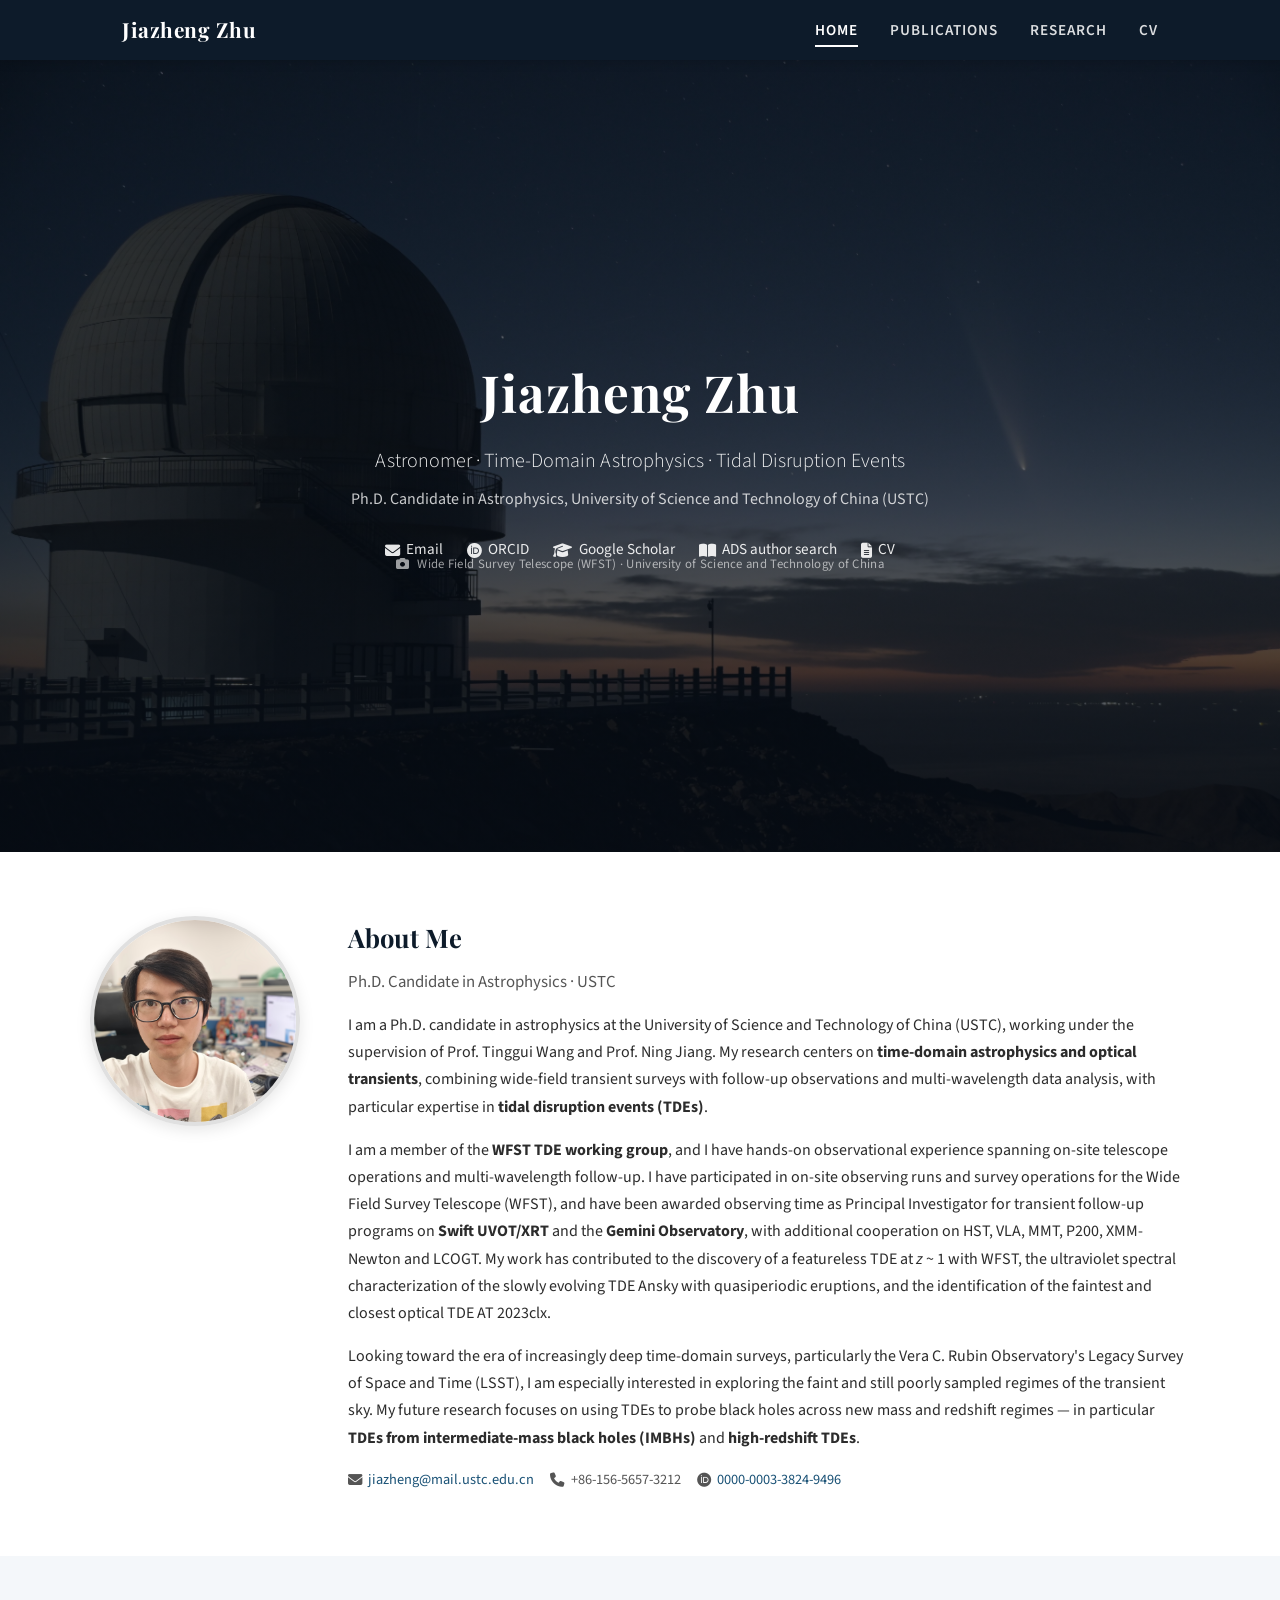
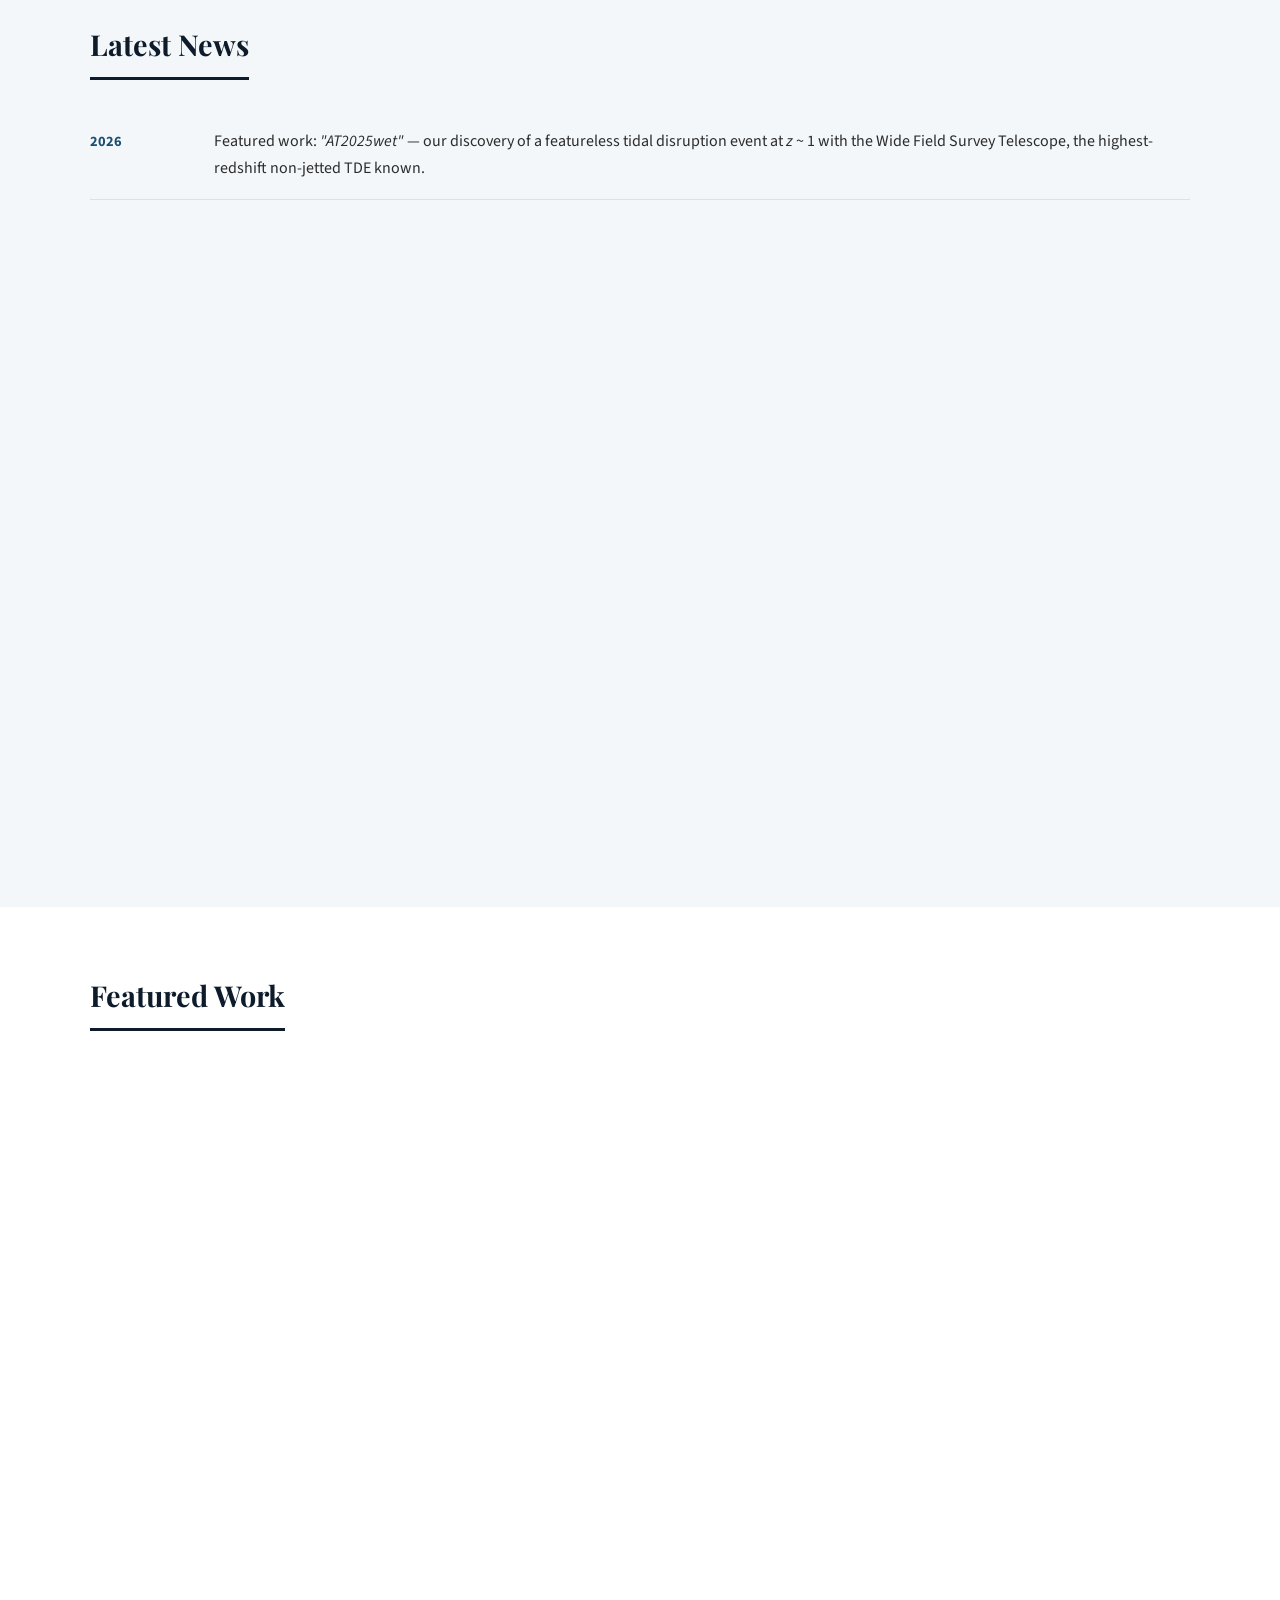
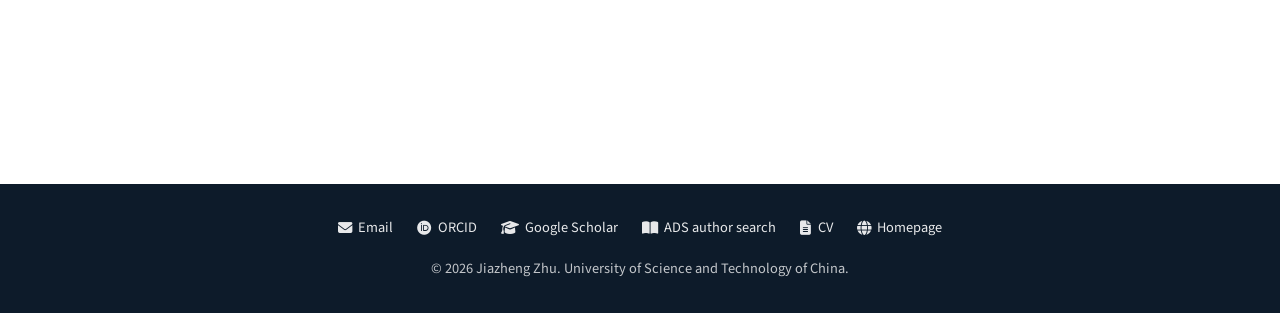
<file: index.html>
<!DOCTYPE html>
<html lang="en">
<head>
  <meta charset="UTF-8">
  <meta name="viewport" content="width=device-width, initial-scale=1.0">
  <title>Jiazheng Zhu | Astrophysics &amp; TDEs | USTC</title>
  <meta name="description" content="Jiazheng Zhu (朱家正), Ph.D. candidate in astrophysics at USTC, studies time-domain astrophysics, optical transients, and tidal disruption events (TDEs).">
  <meta name="author" content="Jiazheng Zhu (朱家正)">
  <meta property="og:type" content="website">
  <meta property="og:site_name" content="Jiazheng Zhu">
  <meta property="og:title" content="Jiazheng Zhu | Astrophysics &amp; TDEs | USTC">
  <meta property="og:description" content="Jiazheng Zhu (朱家正), Ph.D. candidate in astrophysics at USTC, studies time-domain astrophysics, optical transients, and tidal disruption events (TDEs).">
  <meta name="twitter:card" content="summary">
  <meta name="twitter:title" content="Jiazheng Zhu | Astrophysics &amp; TDEs | USTC">
  <meta name="twitter:description" content="Jiazheng Zhu (朱家正), Ph.D. candidate in astrophysics at USTC, studies time-domain astrophysics, optical transients, and tidal disruption events (TDEs).">
  <script type="application/ld+json">
  {
    "@context": "https://schema.org",
    "@type": "ProfilePage",
    "mainEntity": {
      "@type": "Person",
      "@id": "#jiazheng-zhu",
      "name": "Jiazheng Zhu",
      "alternateName": "朱家正",
      "jobTitle": "Ph.D. Candidate in Astrophysics",
      "affiliation": {
        "@type": "CollegeOrUniversity",
        "name": "University of Science and Technology of China",
        "alternateName": "USTC"
      },
      "knowsAbout": [
        "Time-domain astrophysics",
        "Optical transients",
        "Tidal disruption events"
      ],
      "sameAs": [
        "https://orcid.org/0000-0003-3824-9496",
        "https://scholar.google.com/citations?hl=en&user=DTJqAWMAAAAJ"
      ]
    }
  }
  </script>
  <link rel="stylesheet" href="style.css">
  <link rel="stylesheet" href="https://cdnjs.cloudflare.com/ajax/libs/font-awesome/6.5.1/css/all.min.css">
</head>
<body>

  <!-- Navigation -->
  <nav class="navbar">
    <div class="navbar-inner">
      <a href="index.html" class="navbar-brand">Jiazheng Zhu</a>
      <button class="menu-toggle" aria-label="Toggle menu">
        <i class="fas fa-bars"></i>
      </button>
      <ul class="navbar-links">
        <li><a href="index.html" class="active">Home</a></li>
        <li><a href="publications.html">Publications</a></li>
        <li><a href="projects.html">Research</a></li>
        <li><a href="cv.html">CV</a></li>
      </ul>
    </div>
  </nav>

  <!-- Hero Section -->
  <section class="hero">
    <div class="hero-slide slide-1 active" aria-hidden="true"></div>
    <div class="hero-slide slide-2" aria-hidden="true"></div>
    <div class="hero-content">
      <h1>Jiazheng Zhu</h1>
      <p class="subtitle">Astronomer &middot; Time-Domain Astrophysics &middot; Tidal Disruption Events</p>
      <p class="affiliation">Ph.D. Candidate in Astrophysics, University of Science and Technology of China (USTC)</p>
      <div class="hero-links">
        <a href="mailto:jiazheng@mail.ustc.edu.cn"><i class="fas fa-envelope"></i> Email</a>
        <a href="https://orcid.org/0000-0003-3824-9496" target="_blank" rel="me noopener noreferrer"><i class="fab fa-orcid"></i> ORCID</a>
        <a href="https://scholar.google.com/citations?hl=en&amp;user=DTJqAWMAAAAJ" rel="me"><i class="fas fa-graduation-cap" aria-hidden="true"></i> Google Scholar</a>
        <a href="https://ui.adsabs.harvard.edu/search/q=author%3A%22Zhu%2C%20Jiazheng%22" target="_blank" rel="noopener noreferrer"><i class="fas fa-book-open"></i> ADS author search</a>
        <a href="CV_jiazheng.pdf" target="_blank"><i class="fas fa-file-alt"></i> CV</a>
      </div>
      <p class="hero-credit"><i class="fas fa-camera"></i> Wide Field Survey Telescope (WFST) &middot; University of Science and Technology of China</p>
    </div>
  </section>

  <!-- About Section -->
  <section class="section" id="about">
    <div class="container">
      <div class="bio fade-in">
        <div class="bio-photo">
          <img src="jiazheng.jpg" alt="Photo of Jiazheng Zhu">
        </div>
        <div class="bio-text">
          <h2>About Me</h2>
          <p class="bio-position">Ph.D. Candidate in Astrophysics &middot; USTC</p>
          <p>
            I am a Ph.D. candidate in astrophysics at the University of Science and Technology of China (USTC),
            working under the supervision of Prof. Tinggui Wang and Prof. Ning Jiang. My research centers on
            <strong>time-domain astrophysics and optical transients</strong>, combining wide-field transient
            surveys with follow-up observations and multi-wavelength data analysis, with particular expertise in
            <strong>tidal disruption events (TDEs)</strong>.
          </p>
          <p>
            I am a member of the <strong>WFST TDE working group</strong>, and I have hands-on observational
            experience spanning on-site telescope operations and multi-wavelength follow-up. I have participated
            in on-site observing runs and survey operations for the Wide Field Survey Telescope (WFST), and have
            been awarded observing time as Principal Investigator for transient follow-up programs on
            <strong>Swift UVOT/XRT</strong> and the <strong>Gemini Observatory</strong>, with additional
            cooperation on HST, VLA, MMT, P200, XMM-Newton and LCOGT. My work has contributed to the
            discovery of a featureless TDE at <em>z</em>&nbsp;~&nbsp;1 with WFST, the ultraviolet spectral
            characterization of the slowly evolving TDE Ansky with quasiperiodic eruptions, and the
            identification of the faintest and closest optical TDE AT&nbsp;2023clx.
          </p>
          <p>
            Looking toward the era of increasingly deep time-domain surveys, particularly the Vera C. Rubin
            Observatory's Legacy Survey of Space and Time (LSST), I am especially interested in exploring the
            faint and still poorly sampled regimes of the transient sky. My future research focuses on using TDEs
            to probe black holes across new mass and redshift regimes &mdash; in particular
            <strong>TDEs from intermediate-mass black holes (IMBHs)</strong> and
            <strong>high-redshift TDEs</strong>.
          </p>
          <ul class="bio-contact">
            <li><i class="fas fa-envelope"></i> <a href="mailto:jiazheng@mail.ustc.edu.cn">jiazheng@mail.ustc.edu.cn</a></li>
            <li><i class="fas fa-phone"></i> +86-156-5657-3212</li>
            <li><i class="fab fa-orcid"></i> <a href="https://orcid.org/0000-0003-3824-9496" target="_blank" rel="me noopener noreferrer">0000-0003-3824-9496</a></li>
          </ul>
        </div>
      </div>
    </div>
  </section>

  <!-- Latest News Section -->
  <section class="section section-alt" id="news">
    <div class="container">
      <h2 class="section-title">Latest News</h2>
      <ul class="news-list">

        <li class="fade-in">
          <span class="news-date">2026</span>
          <span class="news-text">Featured work: <em>"AT2025wet"</em> &mdash; our discovery of a featureless tidal disruption event at <em>z</em>&nbsp;~&nbsp;1 with the Wide Field Survey Telescope, the highest-redshift non-jetted TDE known.</span>
        </li>

        <li class="fade-in">
          <span class="news-date">2026</span>
          <span class="news-text"><strong>First-author paper</strong> <a href="https://doi.org/10.3847/2041-8213/ae710d" target="_blank"><em>"Discovery of a Featureless Tidal Disruption Event at z ~ 1 with the Wide Field Survey Telescope"</em></a> published in <em>The Astrophysical Journal Letters</em>.</span>
        </li>

        <li class="fade-in">
          <span class="news-date">2026</span>
          <span class="news-text">Co-author paper on a tidal disruption event from an intermediate-mass black hole revealed by comprehensive multi-wavelength observations published in <em>Nature Communications</em>.</span>
        </li>

        <li class="fade-in">
          <span class="news-date">2025</span>
          <span class="news-text"><strong>First-author paper</strong> <a href="https://doi.org/10.3847/2041-8213/ae19ea" target="_blank"><em>"Ultraviolet Spectral Evidence for Ansky as a Slowly Evolving Featureless TDE with Quasiperiodic Eruptions"</em></a> published in <em>The Astrophysical Journal Letters</em>.</span>
        </li>

        <li class="fade-in">
          <span class="news-date">2025</span>
          <span class="news-text"><strong>Co-author paper</strong> <a href="https://doi.org/10.48550/arXiv.2501.09580" target="_blank"><em>"An Intermediate-mass Black Hole Lurking in a Galactic Halo Caught Alive during Outburst"</em></a> posted to arXiv. <strong>Accepted by Science.</strong></span>
        </li>

        <li class="fade-in">
          <span class="news-date">2024</span>
          <span class="news-text">Co-author paper <a href="https://doi.org/10.3847/2041-8213/ad638e" target="_blank"><em>"The Unluckiest Star: A Spectroscopically Confirmed Repeated Partial TDE AT 2022dbl"</em></a> published in <em>The Astrophysical Journal Letters</em>.</span>
        </li>

        <li class="fade-in">
          <span class="news-date">2023</span>
          <span class="news-text">Awarded the <span class="highlight">National Scholarship for Graduate Students</span> for outstanding academic and research performance.</span>
        </li>

        <li class="fade-in">
          <span class="news-date">2023</span>
          <span class="news-text"><strong>First-author paper</strong> <a href="https://doi.org/10.3847/2041-8213/ace625" target="_blank"><em>"AT 2023clx: The Faintest and Closest Optical TDE Discovered in Nearby Star-forming Galaxy NGC 3799"</em></a> published in <em>The Astrophysical Journal Letters</em>.</span>
        </li>

        <li class="fade-in">
          <span class="news-date">2023</span>
          <span class="news-text"><strong>First-author paper</strong> <a href="https://doi.org/10.3847/1538-4357/acc2c3" target="_blank"><em>"SN 2017egm: A Helium-rich Superluminous Supernova with Multiple Bumps in the Light Curves"</em></a> published in <em>The Astrophysical Journal</em>.</span>
        </li>

      </ul>
    </div>
  </section>

  <!-- Featured Work -->
  <section class="section" id="featured">
    <div class="container">
      <h2 class="section-title">Featured Work</h2>
      <div class="project-card fade-in">
        <h3>
          <i class="fas fa-rocket"></i>&nbsp;
          AT2025wet: Discovery of a Featureless TDE at <em>z</em>&nbsp;~&nbsp;1 with WFST
        </h3>
        <p class="project-summary">Extending optical TDE discovery to <em>z</em> ~ 1 with WFST &mdash; <em>ApJL</em>, 1004, L10, 2026 &nbsp;<a href="https://doi.org/10.3847/2041-8213/ae710d" target="_blank"><i class="fas fa-link"></i> DOI</a></p>

        <div class="project-body">
          <div class="project-text">
            <p>
              We discovered <strong>WFST250820mmsw/AT2025wet</strong> with the 2.5-m <strong>Wide Field Survey Telescope (WFST)</strong>,
              demonstrating that wide-field optical surveys can identify tidal disruption events well beyond the redshift range
              of most previously known optical samples. The transient is a blue nuclear flare reaching <em>g</em> ~ 22 mag,
              while absorption features from the host galaxy securely establish a redshift of <strong><em>z</em> = 1.037</strong>.
            </p>
            <p>
              Near maximum light, Keck/LRIS spectroscopy shows a remarkably <strong>featureless blue continuum</strong> with no
              obvious broad emission lines. Its luminous and slowly evolving spectral energy distribution is consistent with a
              featureless TDE, and the paper reported AT2025wet as the <strong>highest-redshift non-jetted TDE known at the time</strong>.
              At <em>z</em> ~ 1, optical observations directly probe the rest-frame ultraviolet, opening a new route to constrain the
              intrinsic TDE SED, the poorly observed extreme-UV peak, and the origin of the optical emission.
            </p>
            <ul class="project-results">
              <li>Extended spectroscopically confirmed optical TDEs to <strong><em>z</em> = 1.037</strong>.</li>
              <li>Identified a luminous <strong>featureless TDE</strong> from WFST photometry and Keck spectroscopy.</li>
              <li>Demonstrated the potential of WFST and future deep surveys to build high-redshift TDE samples and probe SMBHs across cosmic time.</li>
            </ul>
          </div>
          <figure class="project-figure">
            <img src="at2025wet.jpg" alt="AT2025wet, a featureless TDE discovered by WFST">
            <figcaption>AT2025wet &mdash; a featureless TDE at <em>z</em> ~ 1 discovered with the Wide Field Survey Telescope (WFST).</figcaption>
          </figure>
        </div>
      </div>
    </div>
  </section>

  <!-- Footer -->
  <footer class="footer">
    <ul class="footer-links">
      <li><a href="mailto:jiazheng@mail.ustc.edu.cn"><i class="fas fa-envelope"></i> Email</a></li>
      <li><a href="https://orcid.org/0000-0003-3824-9496" target="_blank" rel="me noopener noreferrer"><i class="fab fa-orcid"></i> ORCID</a></li>
      <li><a href="https://scholar.google.com/citations?hl=en&amp;user=DTJqAWMAAAAJ" rel="me"><i class="fas fa-graduation-cap" aria-hidden="true"></i> Google Scholar</a></li>
      <li><a href="https://ui.adsabs.harvard.edu/search/q=author%3A%22Zhu%2C%20Jiazheng%22" target="_blank" rel="noopener noreferrer"><i class="fas fa-book-open"></i> ADS author search</a></li>
      <li><a href="CV_jiazheng.pdf" target="_blank"><i class="fas fa-file-alt"></i> CV</a></li>
      <li><a href="index.html" target="_blank"><i class="fas fa-globe"></i> Homepage</a></li>
    </ul>
    <p>&copy; 2026 Jiazheng Zhu. University of Science and Technology of China.</p>
  </footer>

  <!-- Visible email contact also works when no mail application is configured. -->
  <dialog class="email-dialog" id="email-dialog" aria-labelledby="email-dialog-title">
    <form method="dialog" class="email-dialog-header">
      <h2 id="email-dialog-title">Contact Jiazheng Zhu</h2>
      <button class="email-dialog-close" aria-label="Close email contact">&times;</button>
    </form>
    <p>Email address</p>
    <p class="email-address">jiazheng@mail.ustc.edu.cn</p>
    <div class="email-dialog-actions">
      <button type="button" class="email-copy">Copy email address</button>
      <a href="mailto:jiazheng@mail.ustc.edu.cn" data-email-compose>Open email app</a>
    </div>
    <p class="email-copy-status" role="status" aria-live="polite"></p>
    <p class="email-dialog-note">You can also paste this address into your webmail. Opening an email app requires a configured mail application.</p>
  </dialog>

  <script src="main.js"></script>
</body>
</html>
</file>
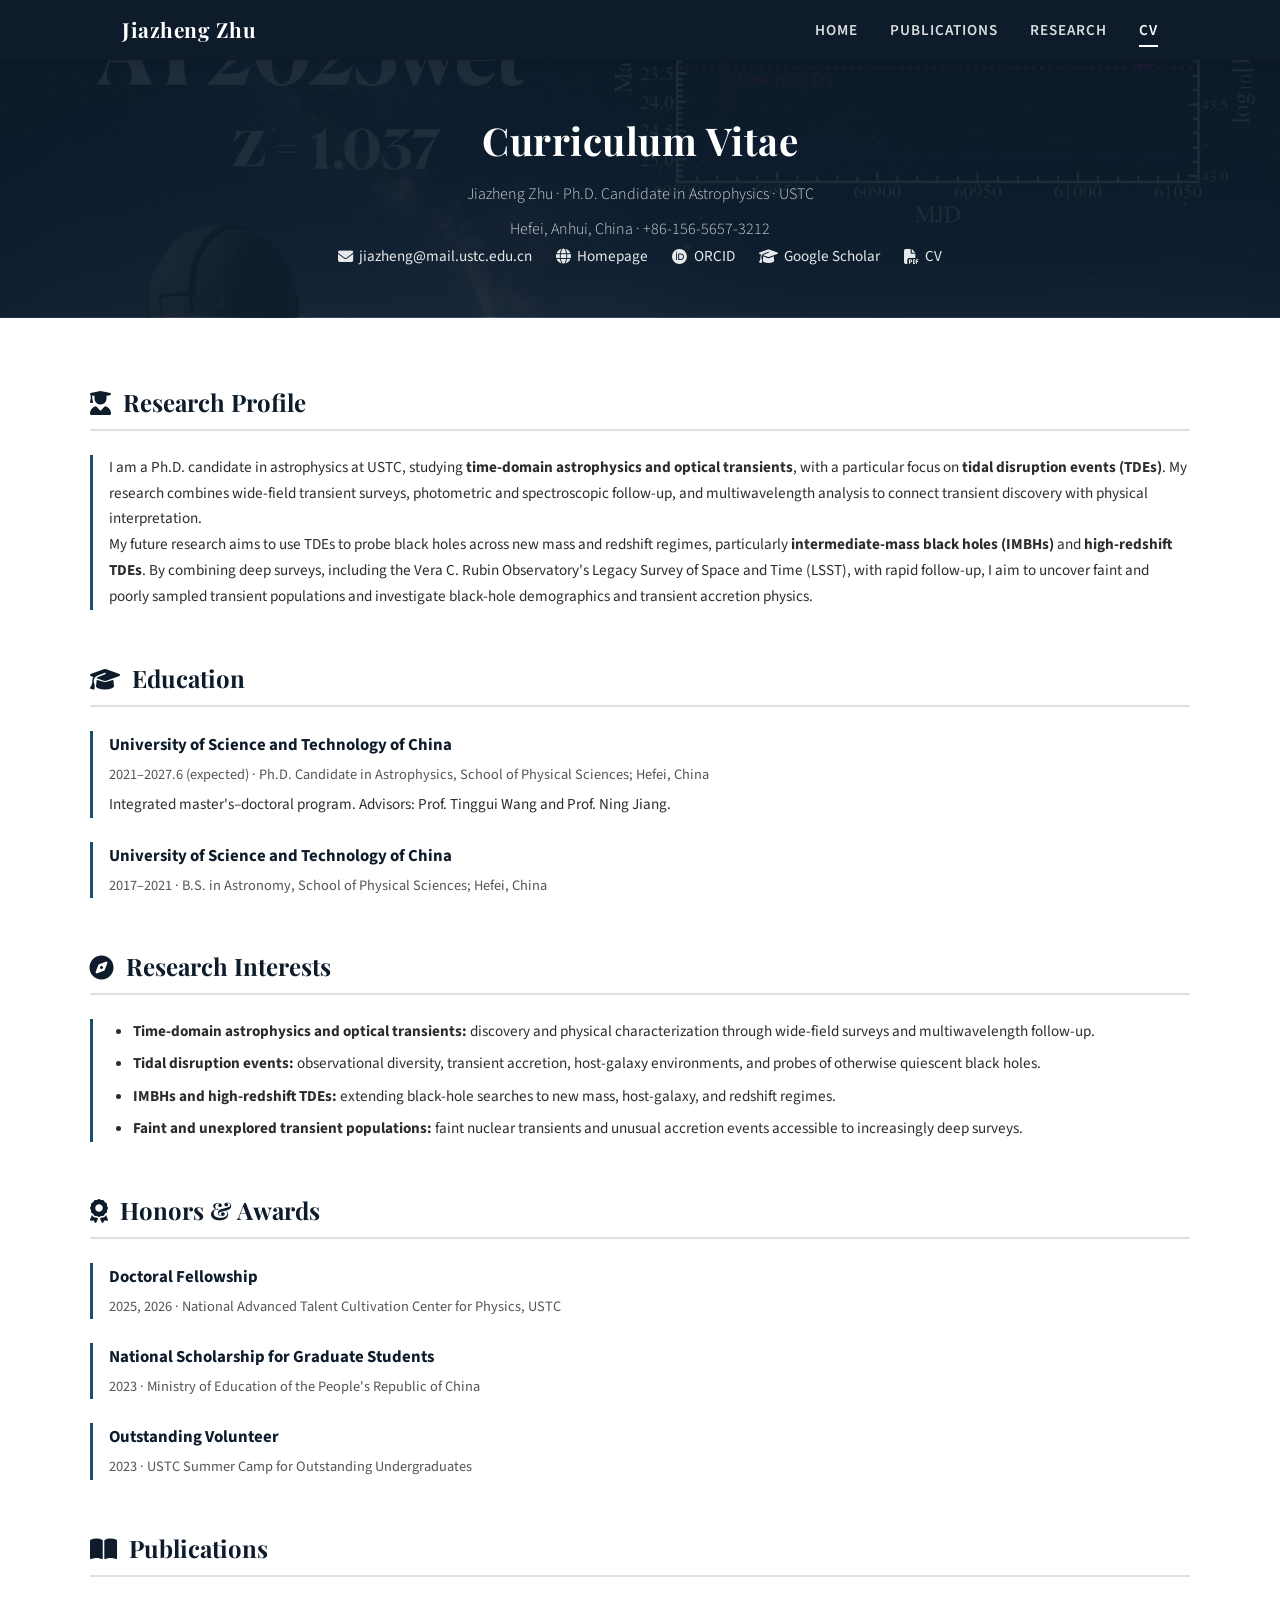
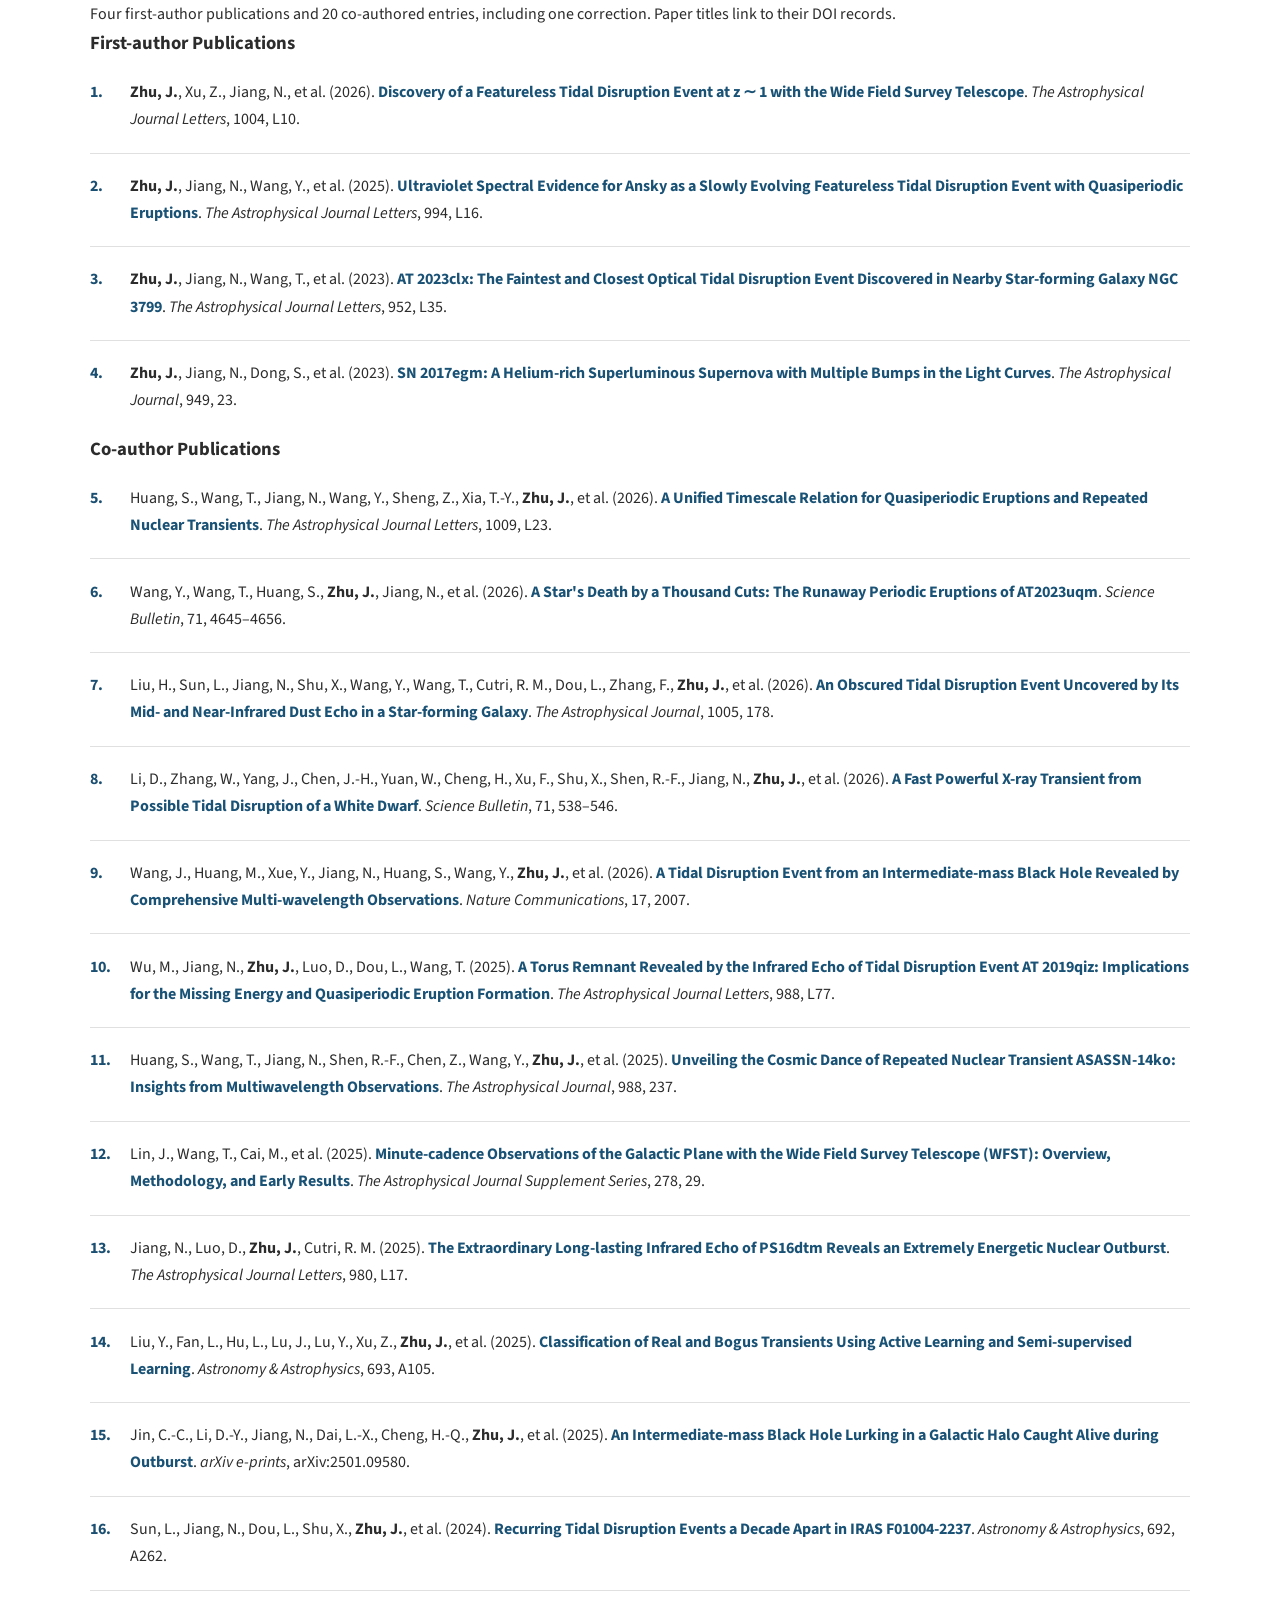
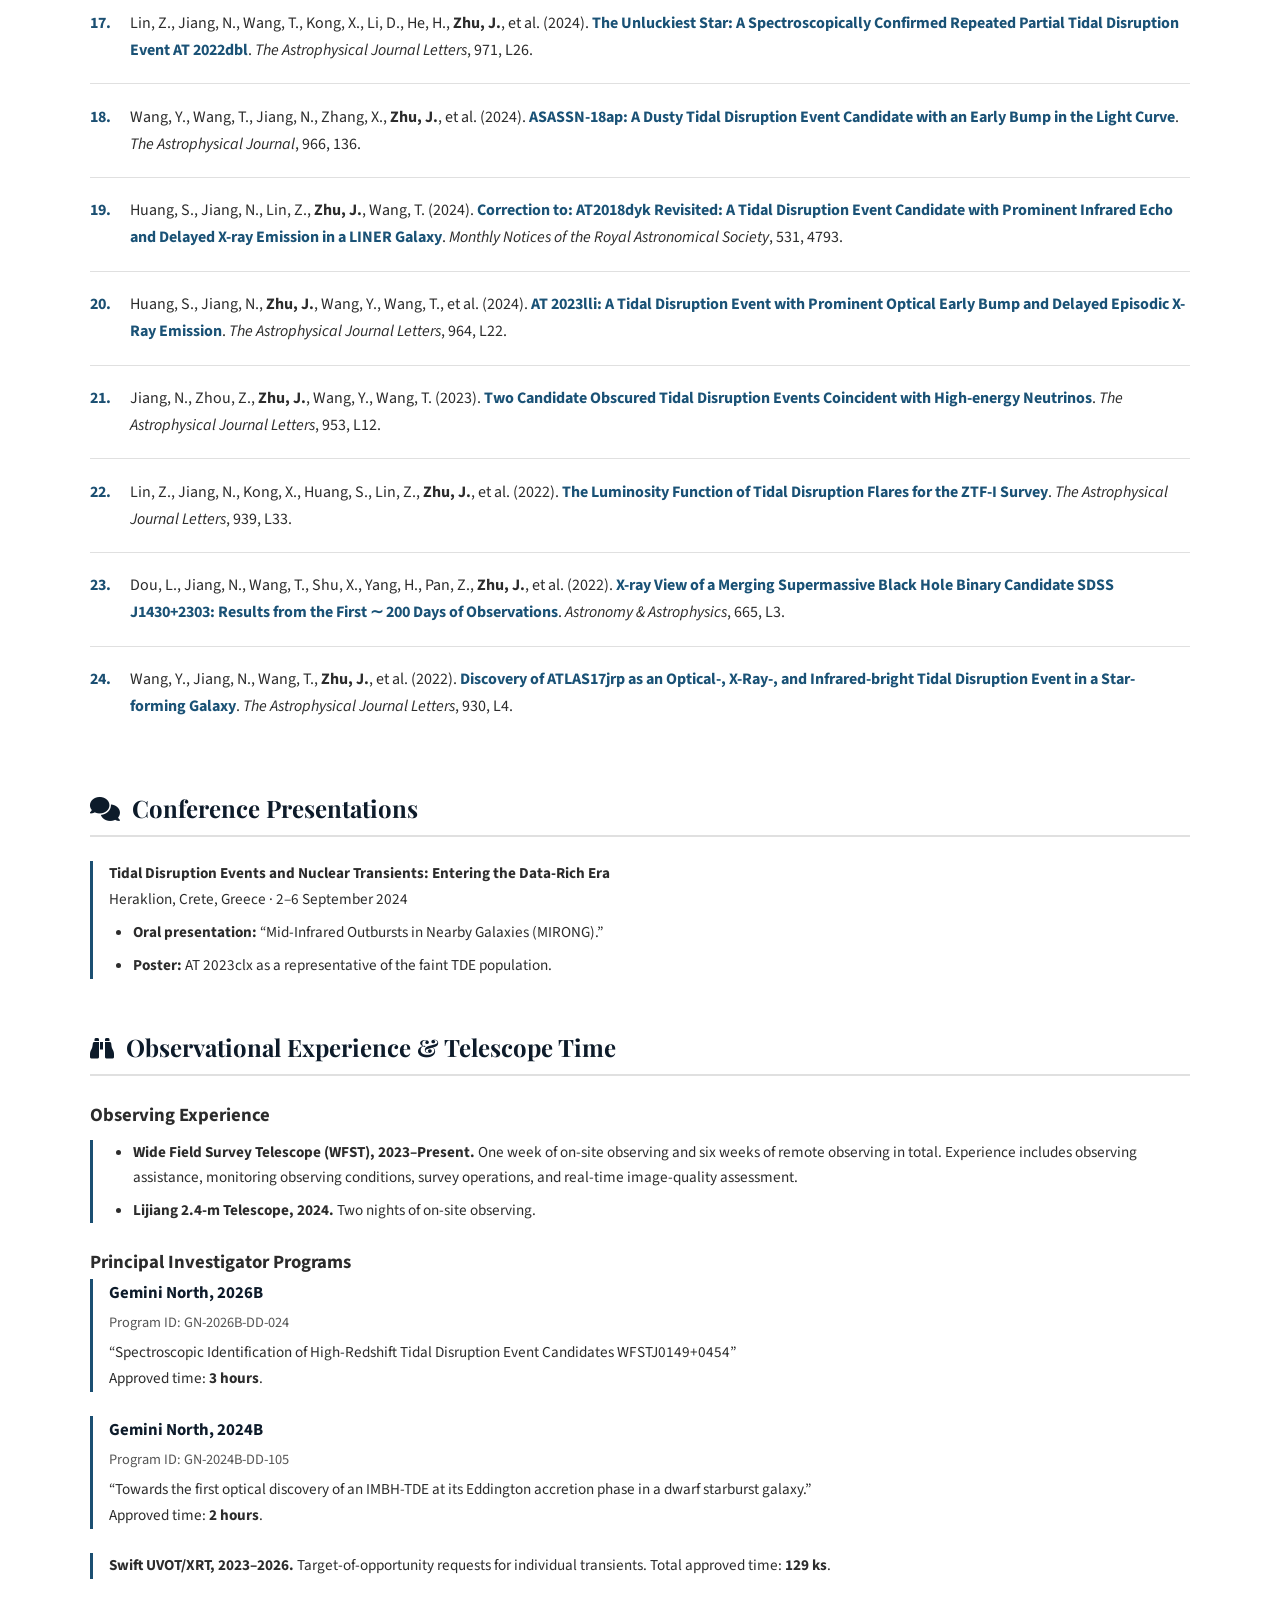
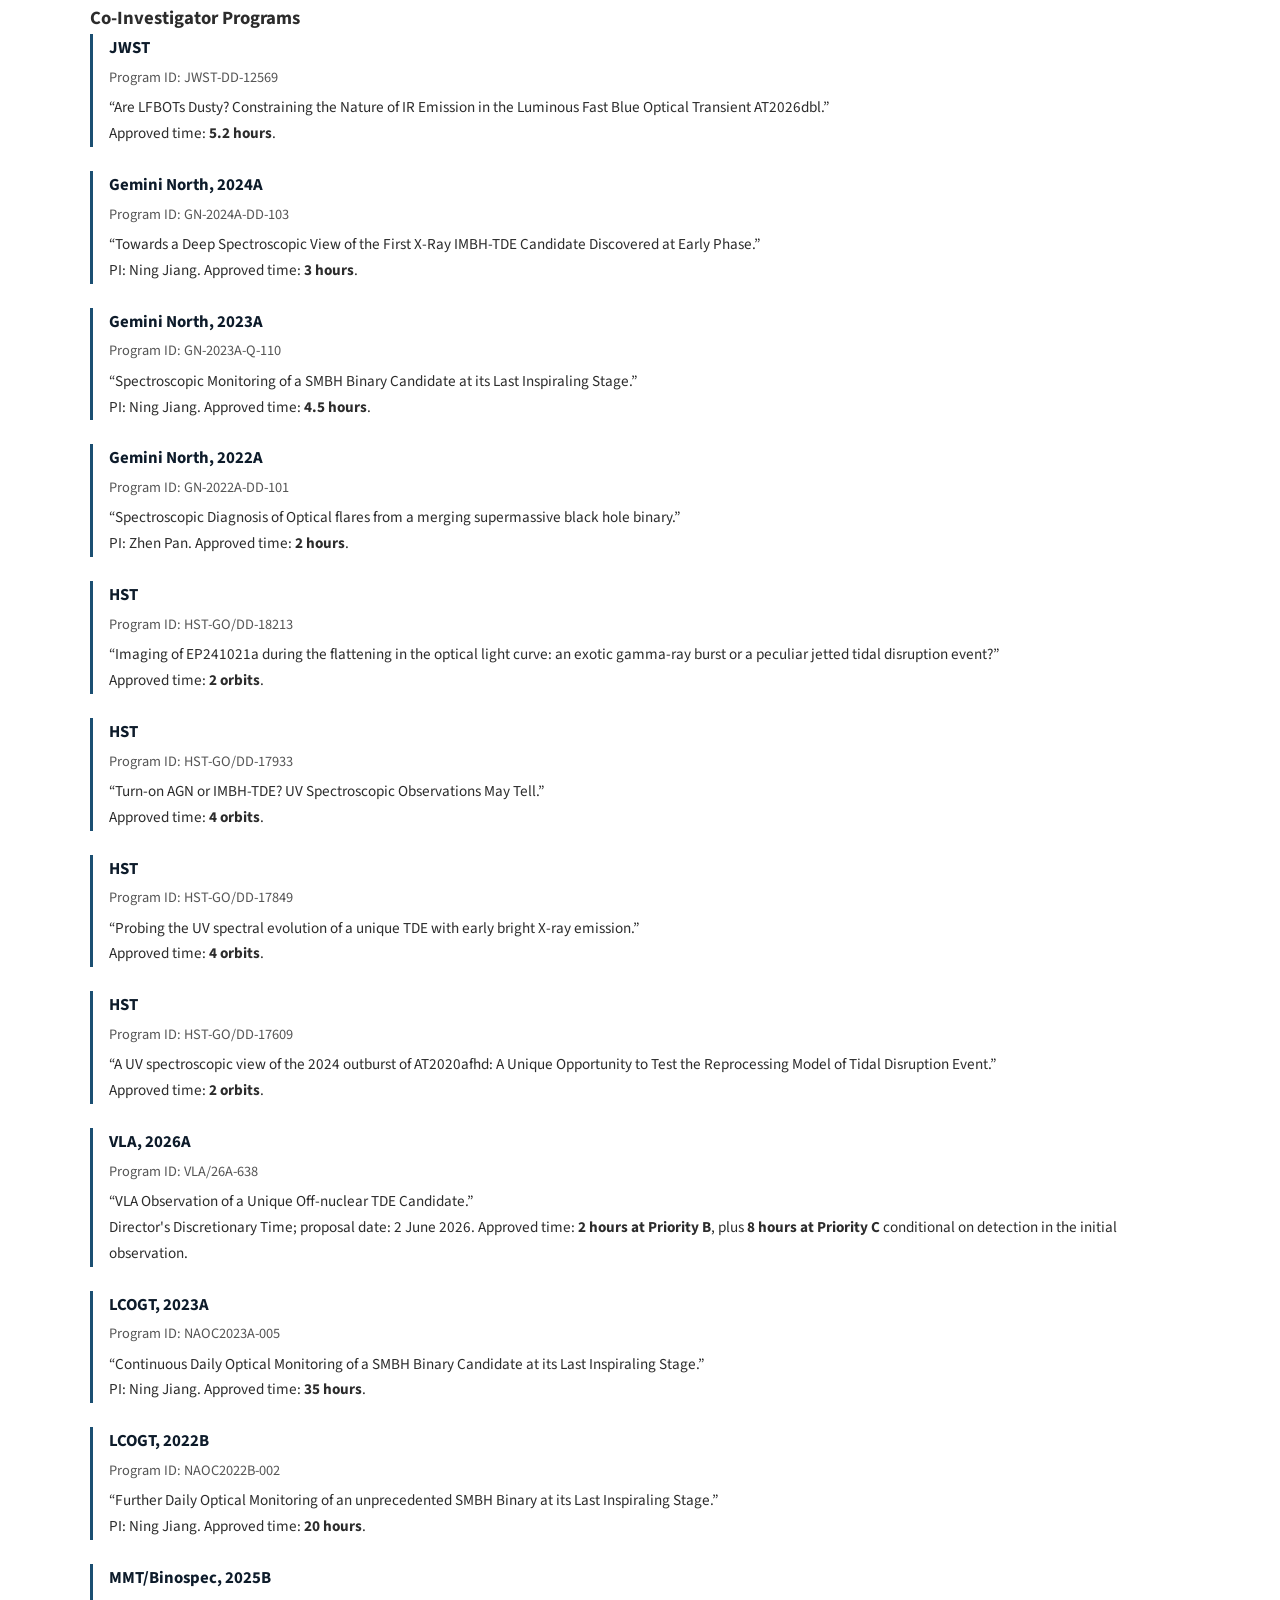
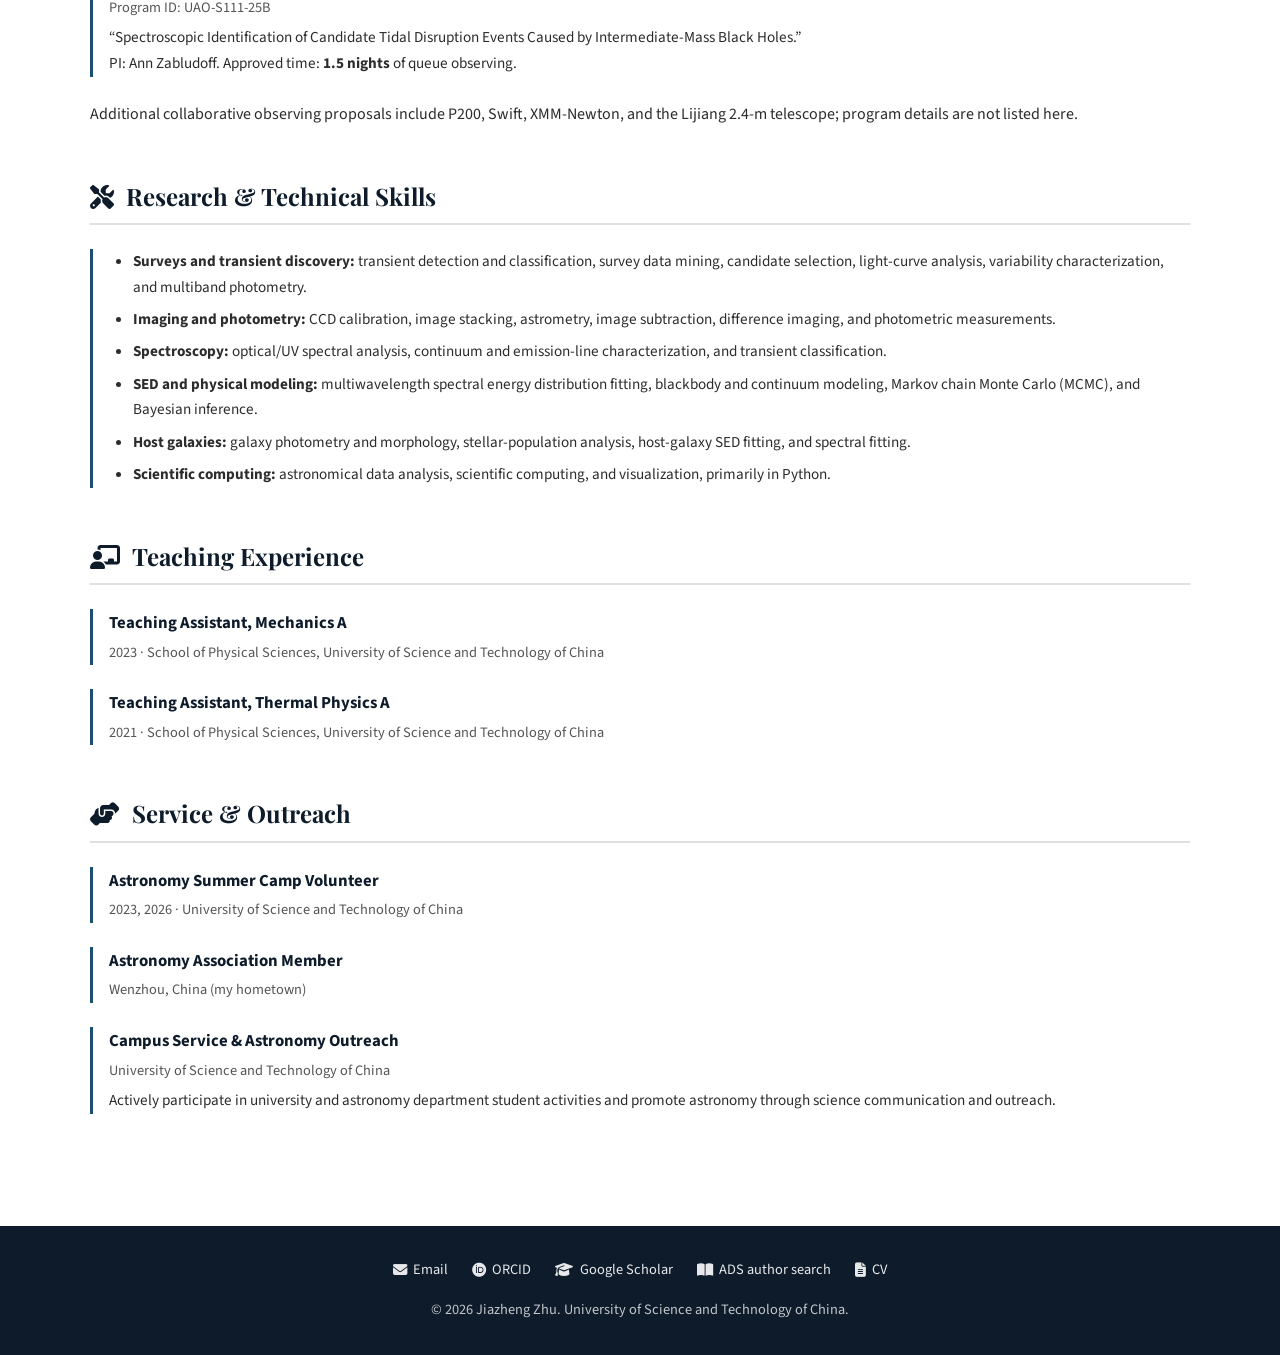
<file: cv.html>
<!DOCTYPE html>
<html lang="en">
<head>
  <meta charset="UTF-8">
  <meta name="viewport" content="width=device-width, initial-scale=1.0">
  <title>CV | Jiazheng Zhu | Astrophysics Ph.D. Candidate at USTC</title>
  <meta name="description" content="Academic CV of Jiazheng Zhu, astrophysics Ph.D. candidate at USTC: publications, telescope programs, teaching, astronomy outreach, and awards.">
  <meta name="author" content="Jiazheng Zhu (朱家正)">
  <meta property="og:type" content="website">
  <meta property="og:site_name" content="Jiazheng Zhu">
  <meta property="og:title" content="CV | Jiazheng Zhu | Astrophysics Ph.D. Candidate at USTC">
  <meta property="og:description" content="Academic CV of Jiazheng Zhu, astrophysics Ph.D. candidate at USTC: publications, telescope programs, teaching, astronomy outreach, and awards.">
  <meta name="twitter:card" content="summary">
  <meta name="twitter:title" content="CV | Jiazheng Zhu | Astrophysics Ph.D. Candidate at USTC">
  <meta name="twitter:description" content="Academic CV of Jiazheng Zhu, astrophysics Ph.D. candidate at USTC: publications, telescope programs, teaching, astronomy outreach, and awards.">
  <link rel="stylesheet" href="style.css">
  <link rel="stylesheet" href="https://cdnjs.cloudflare.com/ajax/libs/font-awesome/6.5.1/css/all.min.css">
</head>
<body>

  <!-- Navigation -->
  <nav class="navbar">
    <div class="navbar-inner">
      <a href="index.html" class="navbar-brand">Jiazheng Zhu</a>
      <button class="menu-toggle" aria-label="Toggle menu">
        <i class="fas fa-bars"></i>
      </button>
      <ul class="navbar-links">
        <li><a href="index.html">Home</a></li>
        <li><a href="publications.html">Publications</a></li>
        <li><a href="projects.html">Research</a></li>
        <li><a href="cv.html" class="active">CV</a></li>
      </ul>
    </div>
  </nav>

  <!-- Page Header -->
  <header class="page-header">
    <h1>Curriculum Vitae</h1>
    <p>Jiazheng Zhu &middot; Ph.D. Candidate in Astrophysics &middot; USTC</p>
    <p>Hefei, Anhui, China &middot; +86-156-5657-3212</p>
    <div class="hero-links">
      <a href="mailto:jiazheng@mail.ustc.edu.cn"><i class="fas fa-envelope" aria-hidden="true"></i> jiazheng@mail.ustc.edu.cn</a>
      <a href="https://jiazhengzhu-guanguan.github.io/" rel="me"><i class="fas fa-globe" aria-hidden="true"></i> Homepage</a>
      <a href="https://orcid.org/0000-0003-3824-9496" rel="me"><i class="fab fa-orcid" aria-hidden="true"></i> ORCID</a>
      <a href="https://scholar.google.com/citations?hl=en&amp;user=DTJqAWMAAAAJ" rel="me"><i class="fas fa-graduation-cap" aria-hidden="true"></i> Google Scholar</a>
      <a href="CV_jiazheng.pdf"><i class="fas fa-file-pdf" aria-hidden="true"></i> CV</a>
    </div>
  </header>

  <section class="section">
    <div class="container">
<div class="cv-section fade-in" id="cv-research-profile">
<h2><i class="fas fa-user-graduate" aria-hidden="true"></i> &nbsp;Research Profile</h2>
<div class="cv-entry"><p>I am a Ph.D. candidate in astrophysics at USTC, studying <strong>time-domain astrophysics and optical transients</strong>, with a particular focus on <strong>tidal disruption events (TDEs)</strong>. My research combines wide-field transient surveys, photometric and spectroscopic follow-up, and multiwavelength analysis to connect transient discovery with physical interpretation.</p>
<p>My future research aims to use TDEs to probe black holes across new mass and redshift regimes, particularly <strong>intermediate-mass black holes (IMBHs)</strong> and <strong>high-redshift TDEs</strong>. By combining deep surveys, including the Vera C. Rubin Observatory&#x27;s Legacy Survey of Space and Time (LSST), with rapid follow-up, I aim to uncover faint and poorly sampled transient populations and investigate black-hole demographics and transient accretion physics.</p></div>
</div>

<div class="cv-section fade-in" id="cv-education">
<h2><i class="fas fa-graduation-cap" aria-hidden="true"></i> &nbsp;Education</h2>
<div class="cv-entry">
<h3>University of Science and Technology of China</h3>
<div class="cv-meta">2021&ndash;2027.6 (expected) &middot; Ph.D. Candidate in Astrophysics, School of Physical Sciences; Hefei, China</div>
<p>Integrated master&#x27;s&ndash;doctoral program. Advisors: Prof. Tinggui Wang and Prof. Ning Jiang.</p>
</div>
<div class="cv-entry">
<h3>University of Science and Technology of China</h3>
<div class="cv-meta">2017&ndash;2021 &middot; B.S. in Astronomy, School of Physical Sciences; Hefei, China</div>

</div>
</div>

<div class="cv-section fade-in" id="cv-research-interests">
<h2><i class="fas fa-compass" aria-hidden="true"></i> &nbsp;Research Interests</h2>
<div class="cv-entry"><ul class="cv-list">
<li><strong>Time-domain astrophysics and optical transients:</strong> discovery and physical characterization through wide-field surveys and multiwavelength follow-up.</li>
<li><strong>Tidal disruption events:</strong> observational diversity, transient accretion, host-galaxy environments, and probes of otherwise quiescent black holes.</li>
<li><strong>IMBHs and high-redshift TDEs:</strong> extending black-hole searches to new mass, host-galaxy, and redshift regimes.</li>
<li><strong>Faint and unexplored transient populations:</strong> faint nuclear transients and unusual accretion events accessible to increasingly deep surveys.</li>
</ul></div>
</div>

<div class="cv-section fade-in" id="cv-honors-awards">
<h2><i class="fas fa-award" aria-hidden="true"></i> &nbsp;Honors &amp; Awards</h2>
<div class="cv-entry">
<h3>Doctoral Fellowship</h3>
<div class="cv-meta">2025, 2026 &middot; National Advanced Talent Cultivation Center for Physics, USTC</div>
</div>
<div class="cv-entry">
<h3>National Scholarship for Graduate Students</h3>
<div class="cv-meta">2023 &middot; Ministry of Education of the People&#x27;s Republic of China</div>

</div>
<div class="cv-entry">
<h3>Outstanding Volunteer</h3>
<div class="cv-meta">2023 &middot; USTC Summer Camp for Outstanding Undergraduates</div>

</div>
</div>

<div class="cv-section fade-in" id="cv-publications">
<h2><i class="fas fa-book-open" aria-hidden="true"></i> &nbsp;Publications</h2>
<p>Four first-author publications and 20 co-authored entries, including one correction. Paper titles link to their DOI records.</p>
<h3>First-author Publications</h3>
<ol class="pub-list" start="1" style="counter-reset: pub-counter 0;">
<li class="pub-item"><strong>Zhu, J.</strong>, Xu, Z., Jiang, N., et al. (2026). <a href="https://doi.org/10.3847/2041-8213/ae710d"><strong>Discovery of a Featureless Tidal Disruption Event at z &sim; 1 with the Wide Field Survey Telescope</strong></a>. <em>The Astrophysical Journal Letters</em>, 1004, L10.</li>
<li class="pub-item"><strong>Zhu, J.</strong>, Jiang, N., Wang, Y., et al. (2025). <a href="https://doi.org/10.3847/2041-8213/ae19ea"><strong>Ultraviolet Spectral Evidence for Ansky as a Slowly Evolving Featureless Tidal Disruption Event with Quasiperiodic Eruptions</strong></a>. <em>The Astrophysical Journal Letters</em>, 994, L16.</li>
<li class="pub-item"><strong>Zhu, J.</strong>, Jiang, N., Wang, T., et al. (2023). <a href="https://doi.org/10.3847/2041-8213/ace625"><strong>AT 2023clx: The Faintest and Closest Optical Tidal Disruption Event Discovered in Nearby Star-forming Galaxy NGC 3799</strong></a>. <em>The Astrophysical Journal Letters</em>, 952, L35.</li>
<li class="pub-item"><strong>Zhu, J.</strong>, Jiang, N., Dong, S., et al. (2023). <a href="https://doi.org/10.3847/1538-4357/acc2c3"><strong>SN 2017egm: A Helium-rich Superluminous Supernova with Multiple Bumps in the Light Curves</strong></a>. <em>The Astrophysical Journal</em>, 949, 23.</li>
</ol>
<h3>Co-author Publications</h3>
<ol class="pub-list" start="5" style="counter-reset: pub-counter 4;">
<li class="pub-item">Huang, S., Wang, T., Jiang, N., Wang, Y., Sheng, Z., Xia, T.-Y., <strong>Zhu, J.</strong>, et al. (2026). <a href="https://doi.org/10.3847/2041-8213/aea4a9"><strong>A Unified Timescale Relation for Quasiperiodic Eruptions and Repeated Nuclear Transients</strong></a>. <em>The Astrophysical Journal Letters</em>, 1009, L23.</li>
<li class="pub-item">Wang, Y., Wang, T., Huang, S., <strong>Zhu, J.</strong>, Jiang, N., et al. (2026). <a href="https://doi.org/10.1016/j.scib.2026.08.025"><strong>A Star&#x27;s Death by a Thousand Cuts: The Runaway Periodic Eruptions of AT2023uqm</strong></a>. <em>Science Bulletin</em>, 71, 4645&ndash;4656.</li>
<li class="pub-item">Liu, H., Sun, L., Jiang, N., Shu, X., Wang, Y., Wang, T., Cutri, R. M., Dou, L., Zhang, F., <strong>Zhu, J.</strong>, et al. (2026). <a href="https://doi.org/10.3847/1538-4357/ae7362"><strong>An Obscured Tidal Disruption Event Uncovered by Its Mid- and Near-Infrared Dust Echo in a Star-forming Galaxy</strong></a>. <em>The Astrophysical Journal</em>, 1005, 178.</li>
<li class="pub-item">Li, D., Zhang, W., Yang, J., Chen, J.-H., Yuan, W., Cheng, H., Xu, F., Shu, X., Shen, R.-F., Jiang, N., <strong>Zhu, J.</strong>, et al. (2026). <a href="https://doi.org/10.1016/j.scib.2025.12.050"><strong>A Fast Powerful X-ray Transient from Possible Tidal Disruption of a White Dwarf</strong></a>. <em>Science Bulletin</em>, 71, 538&ndash;546.</li>
<li class="pub-item">Wang, J., Huang, M., Xue, Y., Jiang, N., Huang, S., Wang, Y., <strong>Zhu, J.</strong>, et al. (2026). <a href="https://doi.org/10.1038/s41467-026-68670-3"><strong>A Tidal Disruption Event from an Intermediate-mass Black Hole Revealed by Comprehensive Multi-wavelength Observations</strong></a>. <em>Nature Communications</em>, 17, 2007.</li>
<li class="pub-item">Wu, M., Jiang, N., <strong>Zhu, J.</strong>, Luo, D., Dou, L., Wang, T. (2025). <a href="https://doi.org/10.3847/2041-8213/adf229"><strong>A Torus Remnant Revealed by the Infrared Echo of Tidal Disruption Event AT 2019qiz: Implications for the Missing Energy and Quasiperiodic Eruption Formation</strong></a>. <em>The Astrophysical Journal Letters</em>, 988, L77.</li>
<li class="pub-item">Huang, S., Wang, T., Jiang, N., Shen, R.-F., Chen, Z., Wang, Y., <strong>Zhu, J.</strong>, et al. (2025). <a href="https://doi.org/10.3847/1538-4357/ade795"><strong>Unveiling the Cosmic Dance of Repeated Nuclear Transient ASASSN-14ko: Insights from Multiwavelength Observations</strong></a>. <em>The Astrophysical Journal</em>, 988, 237.</li>
<li class="pub-item">Lin, J., Wang, T., Cai, M., et al. (2025). <a href="https://doi.org/10.3847/1538-4365/adc0fc"><strong>Minute-cadence Observations of the Galactic Plane with the Wide Field Survey Telescope (WFST): Overview, Methodology, and Early Results</strong></a>. <em>The Astrophysical Journal Supplement Series</em>, 278, 29.</li>
<li class="pub-item">Jiang, N., Luo, D., <strong>Zhu, J.</strong>, Cutri, R. M. (2025). <a href="https://doi.org/10.3847/2041-8213/adaeb9"><strong>The Extraordinary Long-lasting Infrared Echo of PS16dtm Reveals an Extremely Energetic Nuclear Outburst</strong></a>. <em>The Astrophysical Journal Letters</em>, 980, L17.</li>
<li class="pub-item">Liu, Y., Fan, L., Hu, L., Lu, J., Lu, Y., Xu, Z., <strong>Zhu, J.</strong>, et al. (2025). <a href="https://doi.org/10.1051/0004-6361/202348581"><strong>Classification of Real and Bogus Transients Using Active Learning and Semi-supervised Learning</strong></a>. <em>Astronomy &amp; Astrophysics</em>, 693, A105.</li>
<li class="pub-item">Jin, C.-C., Li, D.-Y., Jiang, N., Dai, L.-X., Cheng, H.-Q., <strong>Zhu, J.</strong>, et al. (2025). <a href="https://doi.org/10.48550/arXiv.2501.09580"><strong>An Intermediate-mass Black Hole Lurking in a Galactic Halo Caught Alive during Outburst</strong></a>. <em>arXiv e-prints</em>, arXiv:2501.09580.</li>
<li class="pub-item">Sun, L., Jiang, N., Dou, L., Shu, X., <strong>Zhu, J.</strong>, et al. (2024). <a href="https://doi.org/10.1051/0004-6361/202452380"><strong>Recurring Tidal Disruption Events a Decade Apart in IRAS F01004-2237</strong></a>. <em>Astronomy &amp; Astrophysics</em>, 692, A262.</li>
<li class="pub-item">Lin, Z., Jiang, N., Wang, T., Kong, X., Li, D., He, H., <strong>Zhu, J.</strong>, et al. (2024). <a href="https://doi.org/10.3847/2041-8213/ad638e"><strong>The Unluckiest Star: A Spectroscopically Confirmed Repeated Partial Tidal Disruption Event AT 2022dbl</strong></a>. <em>The Astrophysical Journal Letters</em>, 971, L26.</li>
<li class="pub-item">Wang, Y., Wang, T., Jiang, N., Zhang, X., <strong>Zhu, J.</strong>, et al. (2024). <a href="https://doi.org/10.3847/1538-4357/ad2ae4"><strong>ASASSN-18ap: A Dusty Tidal Disruption Event Candidate with an Early Bump in the Light Curve</strong></a>. <em>The Astrophysical Journal</em>, 966, 136.</li>
<li class="pub-item">Huang, S., Jiang, N., Lin, Z., <strong>Zhu, J.</strong>, Wang, T. (2024). <a href="https://doi.org/10.1093/mnras/stae1445"><strong>Correction to: AT2018dyk Revisited: A Tidal Disruption Event Candidate with Prominent Infrared Echo and Delayed X-ray Emission in a LINER Galaxy</strong></a>. <em>Monthly Notices of the Royal Astronomical Society</em>, 531, 4793.</li>
<li class="pub-item">Huang, S., Jiang, N., <strong>Zhu, J.</strong>, Wang, Y., Wang, T., et al. (2024). <a href="https://doi.org/10.3847/2041-8213/ad319f"><strong>AT 2023lli: A Tidal Disruption Event with Prominent Optical Early Bump and Delayed Episodic X-Ray Emission</strong></a>. <em>The Astrophysical Journal Letters</em>, 964, L22.</li>
<li class="pub-item">Jiang, N., Zhou, Z., <strong>Zhu, J.</strong>, Wang, Y., Wang, T. (2023). <a href="https://doi.org/10.3847/2041-8213/acebe3"><strong>Two Candidate Obscured Tidal Disruption Events Coincident with High-energy Neutrinos</strong></a>. <em>The Astrophysical Journal Letters</em>, 953, L12.</li>
<li class="pub-item">Lin, Z., Jiang, N., Kong, X., Huang, S., Lin, Z., <strong>Zhu, J.</strong>, et al. (2022). <a href="https://doi.org/10.3847/2041-8213/ac9c63"><strong>The Luminosity Function of Tidal Disruption Flares for the ZTF-I Survey</strong></a>. <em>The Astrophysical Journal Letters</em>, 939, L33.</li>
<li class="pub-item">Dou, L., Jiang, N., Wang, T., Shu, X., Yang, H., Pan, Z., <strong>Zhu, J.</strong>, et al. (2022). <a href="https://doi.org/10.1051/0004-6361/202244450"><strong>X-ray View of a Merging Supermassive Black Hole Binary Candidate SDSS J1430+2303: Results from the First &sim; 200 Days of Observations</strong></a>. <em>Astronomy &amp; Astrophysics</em>, 665, L3.</li>
<li class="pub-item">Wang, Y., Jiang, N., Wang, T., <strong>Zhu, J.</strong>, et al. (2022). <a href="https://doi.org/10.3847/2041-8213/ac6670"><strong>Discovery of ATLAS17jrp as an Optical-, X-Ray-, and Infrared-bright Tidal Disruption Event in a Star-forming Galaxy</strong></a>. <em>The Astrophysical Journal Letters</em>, 930, L4.</li>
</ol>

</div>

<div class="cv-section fade-in" id="cv-conference-presentations">
<h2><i class="fas fa-comments" aria-hidden="true"></i> &nbsp;Conference Presentations</h2>
<div class="cv-entry"><p><strong>Tidal Disruption Events and Nuclear Transients: Entering the Data-Rich Era</strong><br> Heraklion, Crete, Greece  &middot;  2&ndash;6 September 2024</p><ul class="cv-list">
<li><strong>Oral presentation:</strong> &ldquo;Mid-Infrared Outbursts in Nearby Galaxies (MIRONG).&rdquo;</li>
<li><strong>Poster:</strong> AT 2023clx as a representative of the faint TDE population.</li>
</ul></div>
</div>

<div class="cv-section fade-in" id="cv-observational-experience-telescope-time">
<h2><i class="fas fa-binoculars" aria-hidden="true"></i> &nbsp;Observational Experience &amp; Telescope Time</h2>
<h3>Observing Experience</h3>
<div class="cv-entry"><ul class="cv-list">
<li><strong>Wide Field Survey Telescope (WFST), 2023&ndash;Present.</strong> One week of on-site observing and six weeks of remote observing in total. Experience includes observing assistance, monitoring observing conditions, survey operations, and real-time image-quality assessment.</li>
<li><strong>Lijiang 2.4-m Telescope, 2024.</strong> Two nights of on-site observing.</li>
</ul></div>
<h3>Principal Investigator Programs</h3>
<div class="cv-entry"><h3>Gemini North, 2026B</h3><div class="cv-meta">Program ID: GN-2026B-DD-024</div><p>&ldquo;Spectroscopic Identification of High-Redshift Tidal Disruption Event Candidates WFSTJ0149+0454&rdquo;</p><p>Approved time: <strong>3 hours</strong>.</p></div>
<div class="cv-entry"><h3>Gemini North, 2024B</h3><div class="cv-meta">Program ID: GN-2024B-DD-105</div><p>&ldquo;Towards the first optical discovery of an IMBH-TDE at its Eddington accretion phase in a dwarf starburst galaxy.&rdquo;</p><p>Approved time: <strong>2 hours</strong>.</p></div>
<div class="cv-entry"><p><strong>Swift UVOT/XRT, 2023&ndash;2026.</strong> Target-of-opportunity requests for individual transients. Total approved time: <strong>129 ks</strong>.</p></div>
<h3>Co-Investigator Programs</h3>
<div class="cv-entry"><h3>JWST</h3><div class="cv-meta">Program ID: JWST-DD-12569</div><p>&ldquo;Are LFBOTs Dusty? Constraining the Nature of IR Emission in the Luminous Fast Blue Optical Transient AT2026dbl.&rdquo;</p><p>Approved time: <strong>5.2 hours</strong>.</p></div>
<div class="cv-entry"><h3>Gemini North, 2024A</h3><div class="cv-meta">Program ID: GN-2024A-DD-103</div><p>&ldquo;Towards a Deep Spectroscopic View of the First X-Ray IMBH-TDE Candidate Discovered at Early Phase.&rdquo;</p><p>PI: Ning Jiang. Approved time: <strong>3 hours</strong>.</p></div>
<div class="cv-entry"><h3>Gemini North, 2023A</h3><div class="cv-meta">Program ID: GN-2023A-Q-110</div><p>&ldquo;Spectroscopic Monitoring of a SMBH Binary Candidate at its Last Inspiraling Stage.&rdquo;</p><p>PI: Ning Jiang. Approved time: <strong>4.5 hours</strong>.</p></div>
<div class="cv-entry"><h3>Gemini North, 2022A</h3><div class="cv-meta">Program ID: GN-2022A-DD-101</div><p>&ldquo;Spectroscopic Diagnosis of Optical flares from a merging supermassive black hole binary.&rdquo;</p><p>PI: Zhen Pan. Approved time: <strong>2 hours</strong>.</p></div>
<div class="cv-entry"><h3>HST</h3><div class="cv-meta">Program ID: HST-GO/DD-18213</div><p>&ldquo;Imaging of EP241021a during the flattening in the optical light curve: an exotic gamma-ray burst or a peculiar jetted tidal disruption event?&rdquo;</p><p>Approved time: <strong>2 orbits</strong>.</p></div>
<div class="cv-entry"><h3>HST</h3><div class="cv-meta">Program ID: HST-GO/DD-17933</div><p>&ldquo;Turn-on AGN or IMBH-TDE? UV Spectroscopic Observations May Tell.&rdquo;</p><p>Approved time: <strong>4 orbits</strong>.</p></div>
<div class="cv-entry"><h3>HST</h3><div class="cv-meta">Program ID: HST-GO/DD-17849</div><p>&ldquo;Probing the UV spectral evolution of a unique TDE with early bright X-ray emission.&rdquo;</p><p>Approved time: <strong>4 orbits</strong>.</p></div>
<div class="cv-entry"><h3>HST</h3><div class="cv-meta">Program ID: HST-GO/DD-17609</div><p>&ldquo;A UV spectroscopic view of the 2024 outburst of AT2020afhd: A Unique Opportunity to Test the Reprocessing Model of Tidal Disruption Event.&rdquo;</p><p>Approved time: <strong>2 orbits</strong>.</p></div>
<div class="cv-entry"><h3>VLA, 2026A</h3><div class="cv-meta">Program ID: VLA/26A-638</div><p>&ldquo;VLA Observation of a Unique Off-nuclear TDE Candidate.&rdquo;</p><p>Director&#x27;s Discretionary Time; proposal date: 2 June 2026. Approved time: <strong>2 hours at Priority B</strong>, plus <strong>8 hours at Priority C</strong> conditional on detection in the initial observation.</p></div>
<div class="cv-entry"><h3>LCOGT, 2023A</h3><div class="cv-meta">Program ID: NAOC2023A-005</div><p>&ldquo;Continuous Daily Optical Monitoring of a SMBH Binary Candidate at its Last Inspiraling Stage.&rdquo;</p><p>PI: Ning Jiang. Approved time: <strong>35 hours</strong>.</p></div>
<div class="cv-entry"><h3>LCOGT, 2022B</h3><div class="cv-meta">Program ID: NAOC2022B-002</div><p>&ldquo;Further Daily Optical Monitoring of an unprecedented SMBH Binary at its Last Inspiraling Stage.&rdquo;</p><p>PI: Ning Jiang. Approved time: <strong>20 hours</strong>.</p></div>
<div class="cv-entry"><h3>MMT/Binospec, 2025B</h3><div class="cv-meta">Program ID: UAO-S111-25B</div><p>&ldquo;Spectroscopic Identification of Candidate Tidal Disruption Events Caused by Intermediate-Mass Black Holes.&rdquo;</p><p>PI: Ann Zabludoff. Approved time: <strong>1.5 nights</strong> of queue observing.</p></div>
<p>Additional collaborative observing proposals include P200, Swift, XMM-Newton, and the Lijiang 2.4-m telescope; program details are not listed here.</p>
</div>

<div class="cv-section fade-in" id="cv-research-technical-skills">
<h2><i class="fas fa-tools" aria-hidden="true"></i> &nbsp;Research &amp; Technical Skills</h2>
<div class="cv-entry"><ul class="cv-list">
<li><strong>Surveys and transient discovery:</strong> transient detection and classification, survey data mining, candidate selection, light-curve analysis, variability characterization, and multiband photometry.</li>
<li><strong>Imaging and photometry:</strong> CCD calibration, image stacking, astrometry, image subtraction, difference imaging, and photometric measurements.</li>
<li><strong>Spectroscopy:</strong> optical/UV spectral analysis, continuum and emission-line characterization, and transient classification.</li>
<li><strong>SED and physical modeling:</strong> multiwavelength spectral energy distribution fitting, blackbody and continuum modeling, Markov chain Monte Carlo (MCMC), and Bayesian inference.</li>
<li><strong>Host galaxies:</strong> galaxy photometry and morphology, stellar-population analysis, host-galaxy SED fitting, and spectral fitting.</li>
<li><strong>Scientific computing:</strong> astronomical data analysis, scientific computing, and visualization, primarily in Python.</li>
</ul></div>
</div>

<div class="cv-section fade-in" id="cv-teaching-experience">
<h2><i class="fas fa-chalkboard-teacher" aria-hidden="true"></i> &nbsp;Teaching Experience</h2>
<div class="cv-entry">
<h3>Teaching Assistant, Mechanics A</h3>
<div class="cv-meta">2023 &middot; School of Physical Sciences, University of Science and Technology of China</div>

</div>
<div class="cv-entry">
<h3>Teaching Assistant, Thermal Physics A</h3>
<div class="cv-meta">2021 &middot; School of Physical Sciences, University of Science and Technology of China</div>

</div>
</div>

<div class="cv-section fade-in" id="cv-service-outreach">
<h2><i class="fas fa-hands-helping" aria-hidden="true"></i> &nbsp;Service &amp; Outreach</h2>
<div class="cv-entry">
<h3>Astronomy Summer Camp Volunteer</h3>
<div class="cv-meta">2023, 2026 &middot; University of Science and Technology of China</div>

</div>
<div class="cv-entry">
<h3>Astronomy Association Member</h3>
<div class="cv-meta">Wenzhou, China (my hometown)</div>

</div>
<div class="cv-entry">
<h3>Campus Service &amp; Astronomy Outreach</h3>
<div class="cv-meta">University of Science and Technology of China</div>
<p>Actively participate in university and astronomy department student activities and promote astronomy through science communication and outreach.</p>
</div>
</div>
    </div>
  </section>

  <!-- Footer -->
  <footer class="footer">
    <ul class="footer-links">
      <li><a href="mailto:jiazheng@mail.ustc.edu.cn"><i class="fas fa-envelope"></i> Email</a></li>
      <li><a href="https://orcid.org/0000-0003-3824-9496" target="_blank" rel="me noopener noreferrer"><i class="fab fa-orcid"></i> ORCID</a></li>
      <li><a href="https://scholar.google.com/citations?hl=en&amp;user=DTJqAWMAAAAJ" rel="me"><i class="fas fa-graduation-cap" aria-hidden="true"></i> Google Scholar</a></li>
      <li><a href="https://ui.adsabs.harvard.edu/search/q=author%3A%22Zhu%2C%20Jiazheng%22" target="_blank" rel="noopener noreferrer"><i class="fas fa-book-open"></i> ADS author search</a></li>
      <li><a href="CV_jiazheng.pdf"><i class="fas fa-file-alt"></i> CV</a></li>
    </ul>
    <p>&copy; 2026 Jiazheng Zhu. University of Science and Technology of China.</p>
  </footer>

  <!-- Visible email contact also works when no mail application is configured. -->
  <dialog class="email-dialog" id="email-dialog" aria-labelledby="email-dialog-title">
    <form method="dialog" class="email-dialog-header">
      <h2 id="email-dialog-title">Contact Jiazheng Zhu</h2>
      <button class="email-dialog-close" aria-label="Close email contact">&times;</button>
    </form>
    <p>Email address</p>
    <p class="email-address">jiazheng@mail.ustc.edu.cn</p>
    <div class="email-dialog-actions">
      <button type="button" class="email-copy">Copy email address</button>
      <a href="mailto:jiazheng@mail.ustc.edu.cn" data-email-compose>Open email app</a>
    </div>
    <p class="email-copy-status" role="status" aria-live="polite"></p>
    <p class="email-dialog-note">You can also paste this address into your webmail. Opening an email app requires a configured mail application.</p>
  </dialog>

  <script src="main.js"></script>
</body>
</html>
</file>
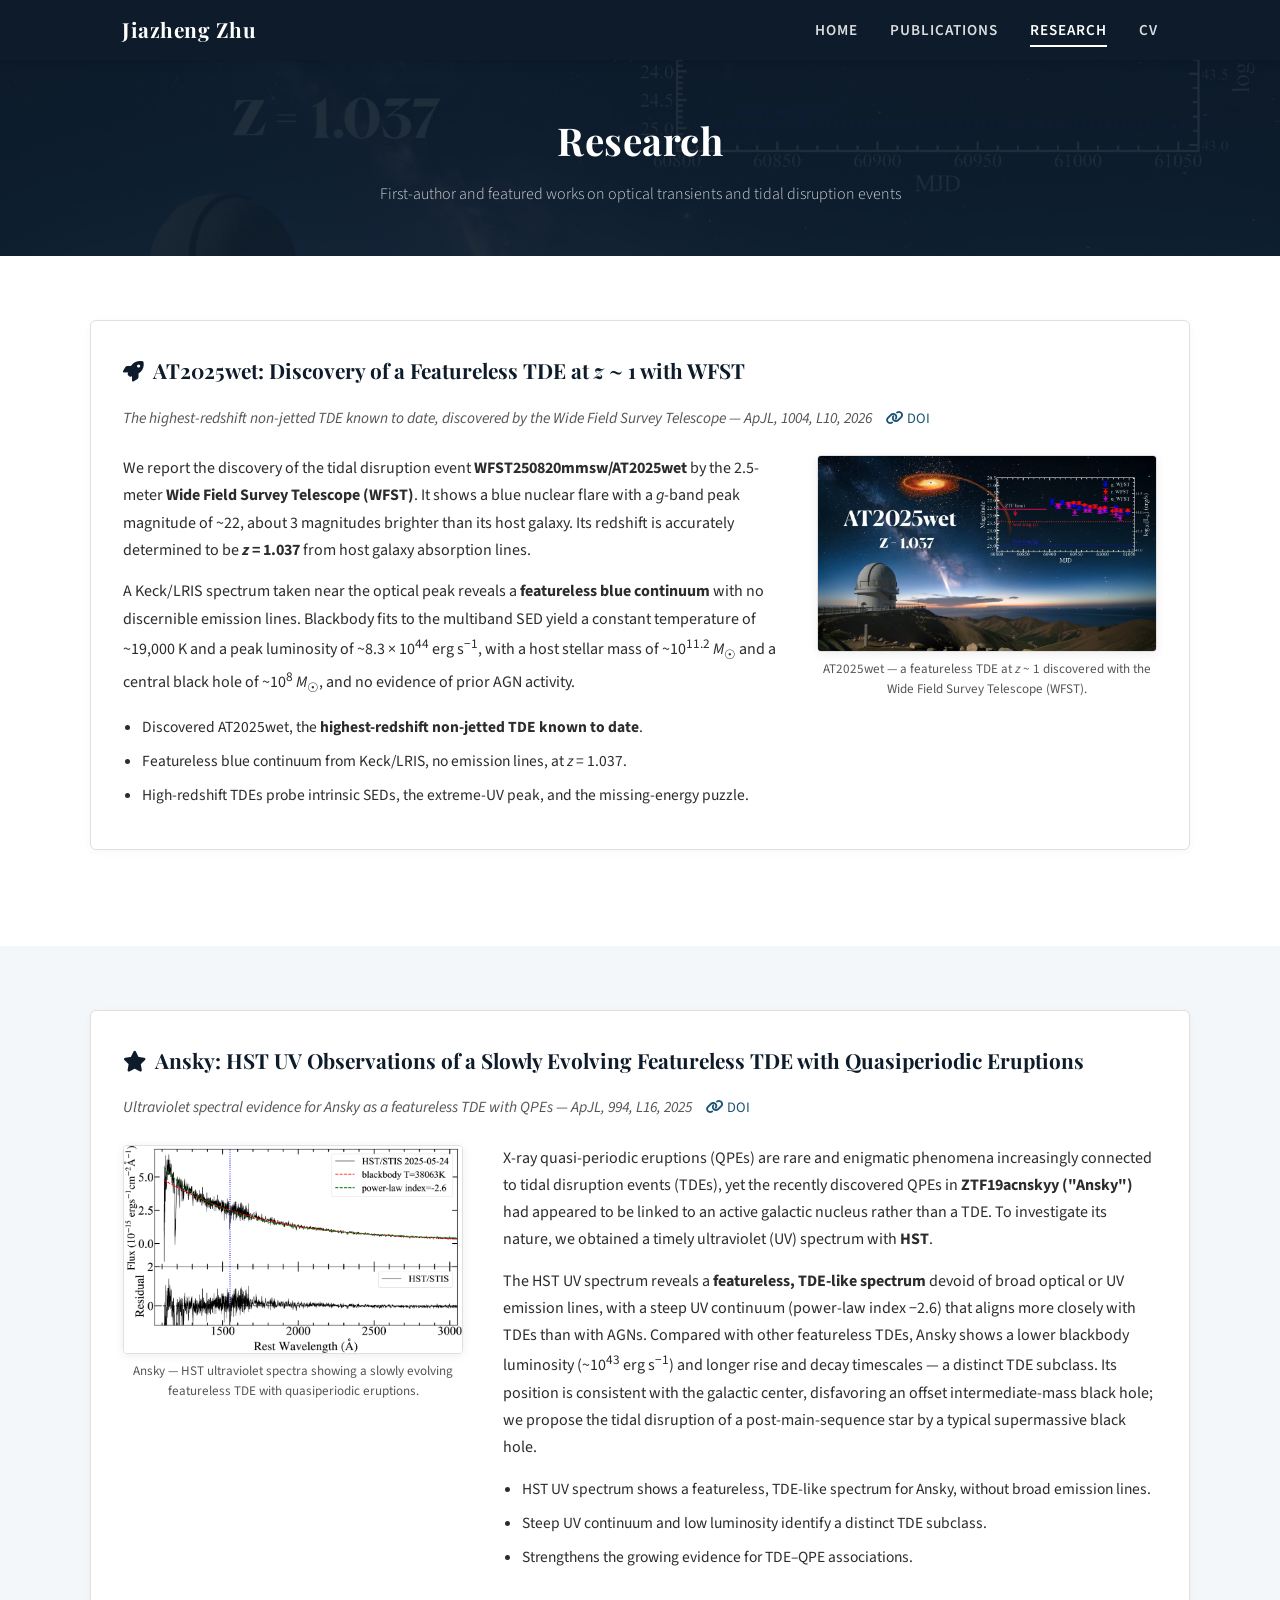
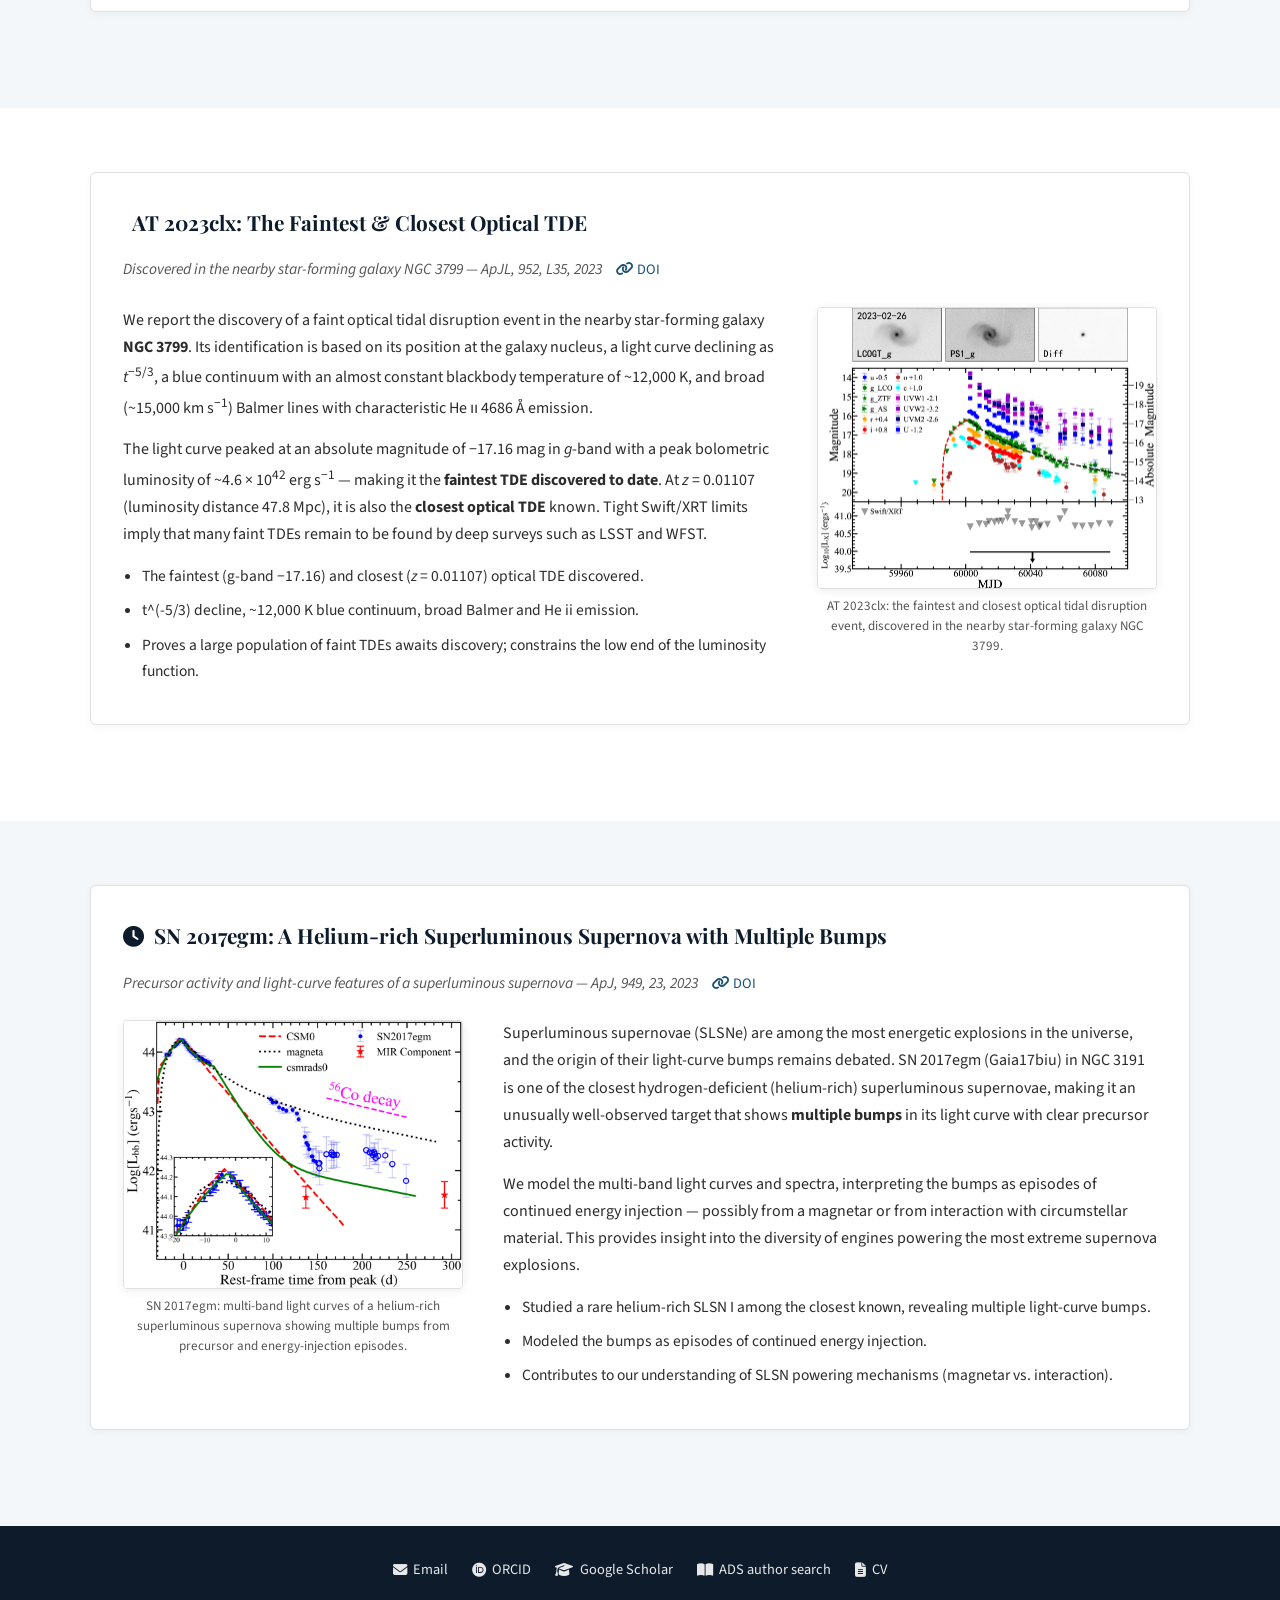
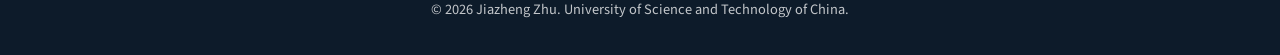
<file: projects.html>
<!DOCTYPE html>
<html lang="en">
<head>
  <meta charset="UTF-8">
  <meta name="viewport" content="width=device-width, initial-scale=1.0">
  <title>Research | Jiazheng Zhu | Tidal Disruption Events</title>
  <meta name="description" content="Explore Jiazheng Zhu&#x27;s research at USTC on tidal disruption events, optical transients, and wide-field surveys, including WFST, Ansky, and AT 2023clx.">
  <meta name="author" content="Jiazheng Zhu (朱家正)">
  <meta property="og:type" content="website">
  <meta property="og:site_name" content="Jiazheng Zhu">
  <meta property="og:title" content="Research | Jiazheng Zhu | Tidal Disruption Events">
  <meta property="og:description" content="Explore Jiazheng Zhu&#x27;s research at USTC on tidal disruption events, optical transients, and wide-field surveys, including WFST, Ansky, and AT 2023clx.">
  <meta name="twitter:card" content="summary">
  <meta name="twitter:title" content="Research | Jiazheng Zhu | Tidal Disruption Events">
  <meta name="twitter:description" content="Explore Jiazheng Zhu&#x27;s research at USTC on tidal disruption events, optical transients, and wide-field surveys, including WFST, Ansky, and AT 2023clx.">
  <link rel="stylesheet" href="style.css">
  <link rel="stylesheet" href="https://cdnjs.cloudflare.com/ajax/libs/font-awesome/6.5.1/css/all.min.css">
</head>
<body>

  <!-- Navigation -->
  <nav class="navbar">
    <div class="navbar-inner">
      <a href="index.html" class="navbar-brand">Jiazheng Zhu</a>
      <button class="menu-toggle" aria-label="Toggle menu">
        <i class="fas fa-bars"></i>
      </button>
      <ul class="navbar-links">
        <li><a href="index.html">Home</a></li>
        <li><a href="publications.html">Publications</a></li>
        <li><a href="projects.html" class="active">Research</a></li>
        <li><a href="cv.html">CV</a></li>
      </ul>
    </div>
  </nav>

  <!-- Page Header -->
  <header class="page-header">
    <h1>Research</h1>
    <p>First-author and featured works on optical transients and tidal disruption events</p>
  </header>

  <!-- Project 1 -->
  <section class="section">
    <div class="container">
      <div class="project-card fade-in">
        <h3>
          <i class="fas fa-rocket"></i>&nbsp;
          AT2025wet: Discovery of a Featureless TDE at <em>z</em>&nbsp;~&nbsp;1 with WFST
        </h3>
        <p class="project-summary">The highest-redshift non-jetted TDE known to date, discovered by the Wide Field Survey Telescope &mdash; <em>ApJL</em>, 1004, L10, 2026 &nbsp;<a href="https://doi.org/10.3847/2041-8213/ae710d" target="_blank"><i class="fas fa-link"></i> DOI</a></p>

        <div class="project-body">
          <div class="project-text">
            <p>
              We report the discovery of the tidal disruption event <strong>WFST250820mmsw/AT2025wet</strong> by
              the 2.5-meter <strong>Wide Field Survey Telescope (WFST)</strong>. It shows a blue nuclear flare
              with a <em>g</em>-band peak magnitude of ~22, about 3 magnitudes brighter than its host galaxy.
              Its redshift is accurately determined to be <strong><em>z</em>&nbsp;=&nbsp;1.037</strong> from host
              galaxy absorption lines.
            </p>
            <p>
              A Keck/LRIS spectrum taken near the optical peak reveals a <strong>featureless blue continuum</strong>
              with no discernible emission lines. Blackbody fits to the multiband SED yield a constant temperature
              of ~19,000&nbsp;K and a peak luminosity of ~8.3&nbsp;&times;&nbsp;10<sup>44</sup>&nbsp;erg&nbsp;s<sup>&minus;1</sup>,
              with a host stellar mass of ~10<sup>11.2</sup>&nbsp;<em>M</em><sub>&#9737;</sub> and a central black
              hole of ~10<sup>8</sup>&nbsp;<em>M</em><sub>&#9737;</sub>, and no evidence of prior AGN activity.
            </p>
            <ul class="project-results">
              <li>Discovered AT2025wet, the <strong>highest-redshift non-jetted TDE known to date</strong>.</li>
              <li>Featureless blue continuum from Keck/LRIS, no emission lines, at <em>z</em>&nbsp;=&nbsp;1.037.</li>
              <li>High-redshift TDEs probe intrinsic SEDs, the extreme-UV peak, and the missing-energy puzzle.</li>
            </ul>
          </div>
          <figure class="project-figure">
            <img src="at2025wet.jpg" alt="AT2025wet, a featureless TDE discovered by WFST">
            <figcaption>AT2025wet &mdash; a featureless TDE at <em>z</em> ~ 1 discovered with the Wide Field
            Survey Telescope (WFST).</figcaption>
          </figure>
        </div>
      </div>
    </div>
  </section>

  <!-- Project 2 -->
  <section class="section section-alt">
    <div class="container">
      <div class="project-card fade-in">
        <h3>
          <i class="fas fa-star"></i>&nbsp;
          Ansky: HST UV Observations of a Slowly Evolving Featureless TDE with Quasiperiodic Eruptions
        </h3>
        <p class="project-summary">Ultraviolet spectral evidence for Ansky as a featureless TDE with QPEs &mdash; <em>ApJL</em>, 994, L16, 2025 &nbsp;<a href="https://doi.org/10.3847/2041-8213/ae19ea" target="_blank"><i class="fas fa-link"></i> DOI</a></p>

        <div class="project-body project-body-reversed">
          <div class="project-text">
            <p>
              X-ray quasi-periodic eruptions (QPEs) are rare and enigmatic phenomena increasingly connected to
              tidal disruption events (TDEs), yet the recently discovered QPEs in <strong>ZTF19acnskyy
              ("Ansky")</strong> had appeared to be linked to an active galactic nucleus rather than a TDE. To
              investigate its nature, we obtained a timely ultraviolet (UV) spectrum with <strong>HST</strong>.
            </p>
            <p>
              The HST UV spectrum reveals a <strong>featureless, TDE-like spectrum</strong> devoid of broad
              optical or UV emission lines, with a steep UV continuum (power-law index &minus;2.6) that aligns more
              closely with TDEs than with AGNs. Compared with other featureless TDEs, Ansky shows a lower blackbody
              luminosity (~10<sup>43</sup>&nbsp;erg&nbsp;s<sup>&minus;1</sup>) and longer rise and decay timescales
              &mdash; a distinct TDE subclass. Its position is consistent with the galactic center, disfavoring an
              offset intermediate-mass black hole; we propose the tidal disruption of a post-main-sequence star by
              a typical supermassive black hole.
            </p>
            <ul class="project-results">
              <li>HST UV spectrum shows a featureless, TDE-like spectrum for Ansky, without broad emission lines.</li>
              <li>Steep UV continuum and low luminosity identify a distinct TDE subclass.</li>
              <li>Strengthens the growing evidence for TDE&ndash;QPE associations.</li>
            </ul>
          </div>
          <figure class="project-figure">
            <img src="Ansky.jpg" alt="Ansky HST ultraviolet spectrum">
            <figcaption>Ansky &mdash; HST ultraviolet spectra showing a slowly evolving featureless TDE with
            quasiperiodic eruptions.</figcaption>
          </figure>
        </div>
      </div>
    </div>
  </section>

  <!-- Project 3 -->
  <section class="section">
    <div class="container">
      <div class="project-card fade-in">
        <h3>
          <i class="fas fa-telescope"></i>&nbsp;
          AT 2023clx: The Faintest &amp; Closest Optical TDE
        </h3>
        <p class="project-summary">Discovered in the nearby star-forming galaxy NGC 3799 &mdash; <em>ApJL</em>, 952, L35, 2023 &nbsp;<a href="https://doi.org/10.3847/2041-8213/ace625" target="_blank"><i class="fas fa-link"></i> DOI</a></p>

        <div class="project-body">
          <div class="project-text">
            <p>
              We report the discovery of a faint optical tidal disruption event in the nearby star-forming galaxy
              <strong>NGC&nbsp;3799</strong>. Its identification is based on its position at the galaxy nucleus, a
              light curve declining as <em>t</em><sup>&minus;5/3</sup>, a blue continuum with an almost constant
              blackbody temperature of ~12,000&nbsp;K, and broad (~15,000&nbsp;km&nbsp;s<sup>&minus;1</sup>) Balmer
              lines with characteristic He&nbsp;<span style="font-variant:small-caps">ii</span>
              4686&nbsp;&Aring; emission.
            </p>
            <p>
              The light curve peaked at an absolute magnitude of &minus;17.16&nbsp;mag in <em>g</em>-band with a
              peak bolometric luminosity of ~4.6&nbsp;&times;&nbsp;10<sup>42</sup>&nbsp;erg&nbsp;s<sup>&minus;1</sup> &mdash;
              making it the <strong>faintest TDE discovered to date</strong>. At <em>z</em>&nbsp;=&nbsp;0.01107
              (luminosity distance 47.8&nbsp;Mpc), it is also the <strong>closest optical TDE</strong> known. Tight
              Swift/XRT limits imply that many faint TDEs remain to be found by deep surveys such as LSST and WFST.
            </p>
            <ul class="project-results">
              <li>The faintest (g-band &minus;17.16) and closest (<em>z</em>&nbsp;=&nbsp;0.01107) optical TDE discovered.</li>
              <li>t^(-5/3) decline, ~12,000 K blue continuum, broad Balmer and He&nbsp;ii emission.</li>
              <li>Proves a large population of faint TDEs awaits discovery; constrains the low end of the luminosity function.</li>
            </ul>
          </div>
          <figure class="project-figure">
            <img src="AT2023clx.jpg" alt="AT 2023clx light curve and host galaxy NGC 3799">
            <figcaption>AT 2023clx: the faintest and closest optical tidal disruption event, discovered in the
            nearby star-forming galaxy NGC 3799.</figcaption>
          </figure>
        </div>
      </div>
    </div>
  </section>

  <!-- Project 4 -->
  <section class="section section-alt">
    <div class="container">
      <div class="project-card fade-in">
        <h3>
          <i class="fas fa-clock"></i>&nbsp;
          SN 2017egm: A Helium-rich Superluminous Supernova with Multiple Bumps
        </h3>
        <p class="project-summary">Precursor activity and light-curve features of a superluminous supernova &mdash; <em>ApJ</em>, 949, 23, 2023 &nbsp;<a href="https://doi.org/10.3847/1538-4357/acc2c3" target="_blank"><i class="fas fa-link"></i> DOI</a></p>

        <div class="project-body project-body-reversed">
          <div class="project-text">
            <p>
              Superluminous supernovae (SLSNe) are among the most energetic explosions in the universe, and the
              origin of their light-curve bumps remains debated. SN&nbsp;2017egm (Gaia17biu) in NGC&nbsp;3191 is
              one of the closest hydrogen-deficient (helium-rich) superluminous supernovae, making it an unusually
              well-observed target that shows <strong>multiple bumps</strong> in its light curve with clear
              precursor activity.
            </p>
            <p>
              We model the multi-band light curves and spectra, interpreting the bumps as episodes of continued
              energy injection &mdash; possibly from a magnetar or from interaction with circumstellar material.
              This provides insight into the diversity of engines powering the most extreme supernova explosions.
            </p>
            <ul class="project-results">
              <li>Studied a rare helium-rich SLSN I among the closest known, revealing multiple light-curve bumps.</li>
              <li>Modeled the bumps as episodes of continued energy injection.</li>
              <li>Contributes to our understanding of SLSN powering mechanisms (magnetar vs. interaction).</li>
            </ul>
          </div>
          <figure class="project-figure">
            <img src="SN2017egm.jpg" alt="SN 2017egm multi-band light curves with multiple bumps">
            <figcaption>SN 2017egm: multi-band light curves of a helium-rich superluminous supernova showing
            multiple bumps from precursor and energy-injection episodes.</figcaption>
          </figure>
        </div>
      </div>
    </div>
  </section>

  <!-- Footer -->
  <footer class="footer">
    <ul class="footer-links">
      <li><a href="mailto:jiazheng@mail.ustc.edu.cn"><i class="fas fa-envelope"></i> Email</a></li>
      <li><a href="https://orcid.org/0000-0003-3824-9496" target="_blank" rel="me noopener noreferrer"><i class="fab fa-orcid"></i> ORCID</a></li>
      <li><a href="https://scholar.google.com/citations?hl=en&amp;user=DTJqAWMAAAAJ" rel="me"><i class="fas fa-graduation-cap" aria-hidden="true"></i> Google Scholar</a></li>
      <li><a href="https://ui.adsabs.harvard.edu/search/q=author%3A%22Zhu%2C%20Jiazheng%22" target="_blank" rel="noopener noreferrer"><i class="fas fa-book-open"></i> ADS author search</a></li>
      <li><a href="CV_jiazheng.pdf" target="_blank"><i class="fas fa-file-alt"></i> CV</a></li>
    </ul>
    <p>&copy; 2026 Jiazheng Zhu. University of Science and Technology of China.</p>
  </footer>

  <!-- Visible email contact also works when no mail application is configured. -->
  <dialog class="email-dialog" id="email-dialog" aria-labelledby="email-dialog-title">
    <form method="dialog" class="email-dialog-header">
      <h2 id="email-dialog-title">Contact Jiazheng Zhu</h2>
      <button class="email-dialog-close" aria-label="Close email contact">&times;</button>
    </form>
    <p>Email address</p>
    <p class="email-address">jiazheng@mail.ustc.edu.cn</p>
    <div class="email-dialog-actions">
      <button type="button" class="email-copy">Copy email address</button>
      <a href="mailto:jiazheng@mail.ustc.edu.cn" data-email-compose>Open email app</a>
    </div>
    <p class="email-copy-status" role="status" aria-live="polite"></p>
    <p class="email-dialog-note">You can also paste this address into your webmail. Opening an email app requires a configured mail application.</p>
  </dialog>

  <script src="main.js"></script>
</body>
</html>
</file>
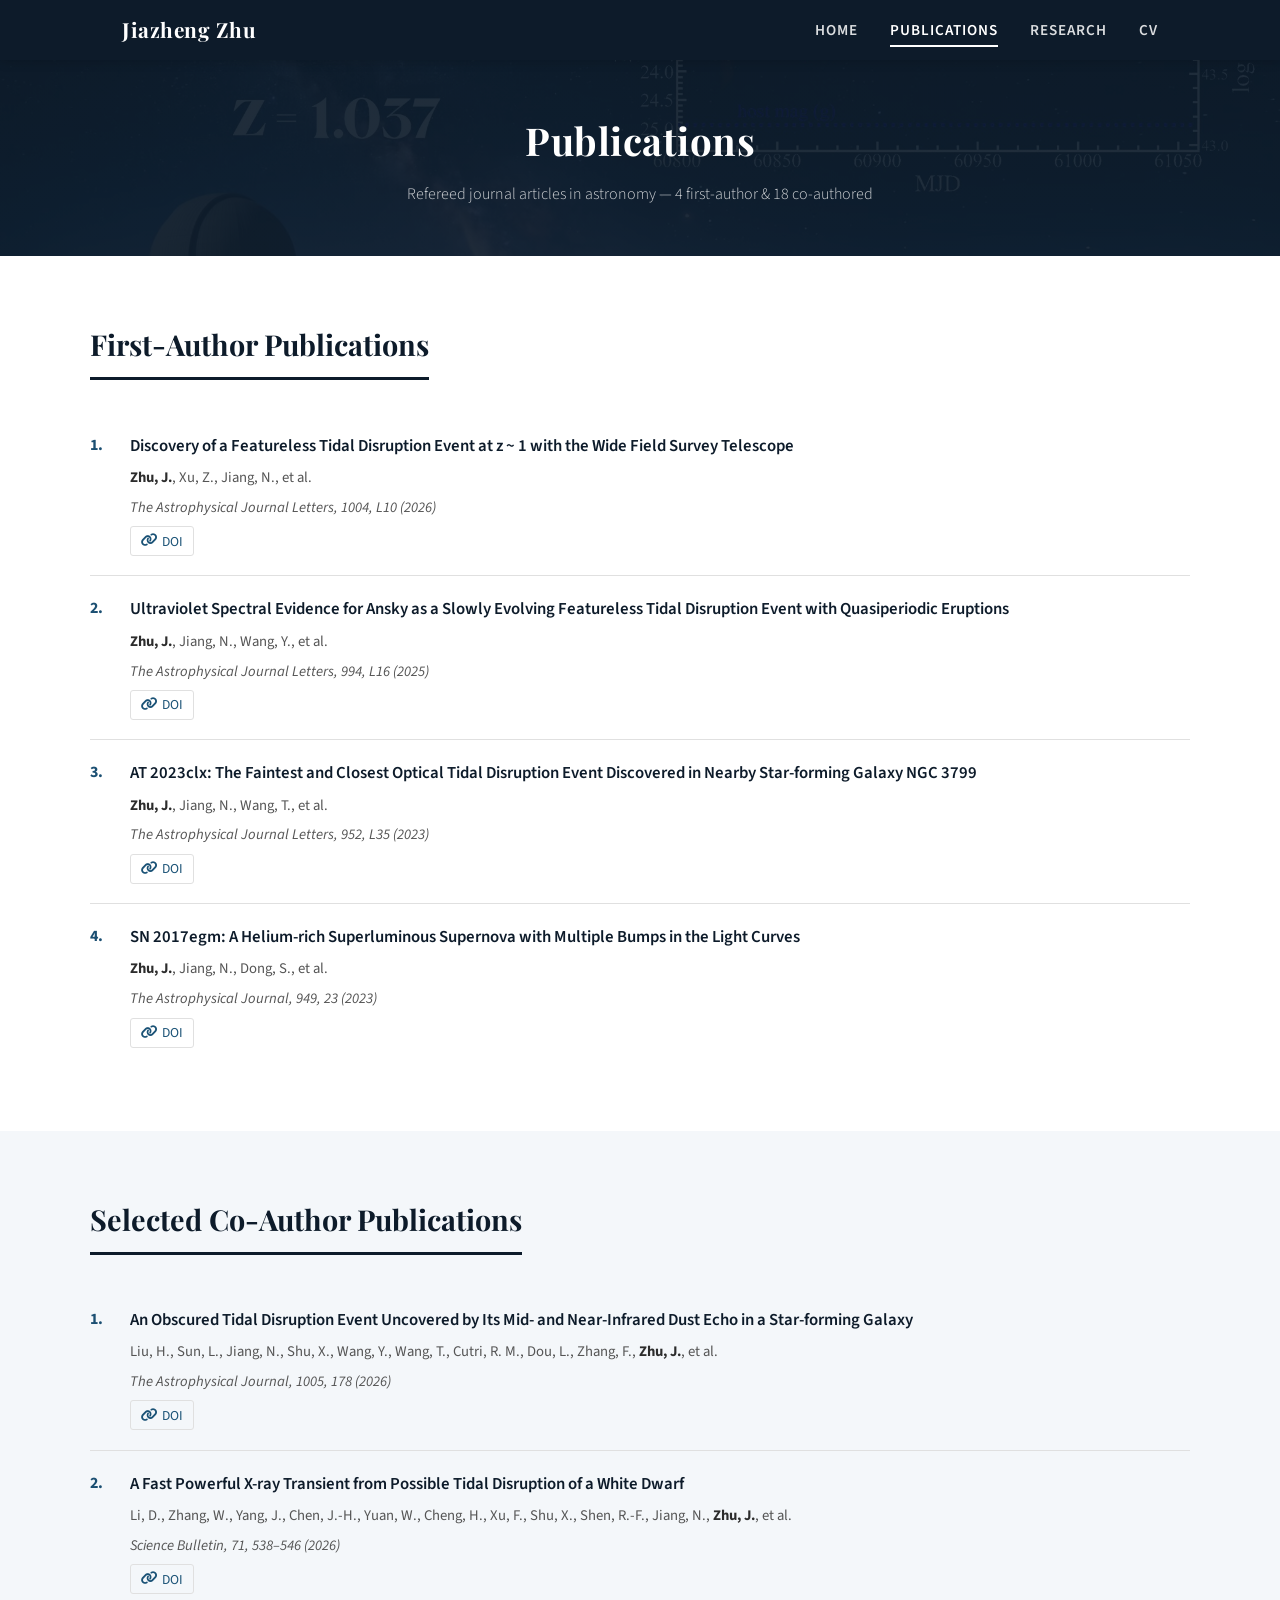
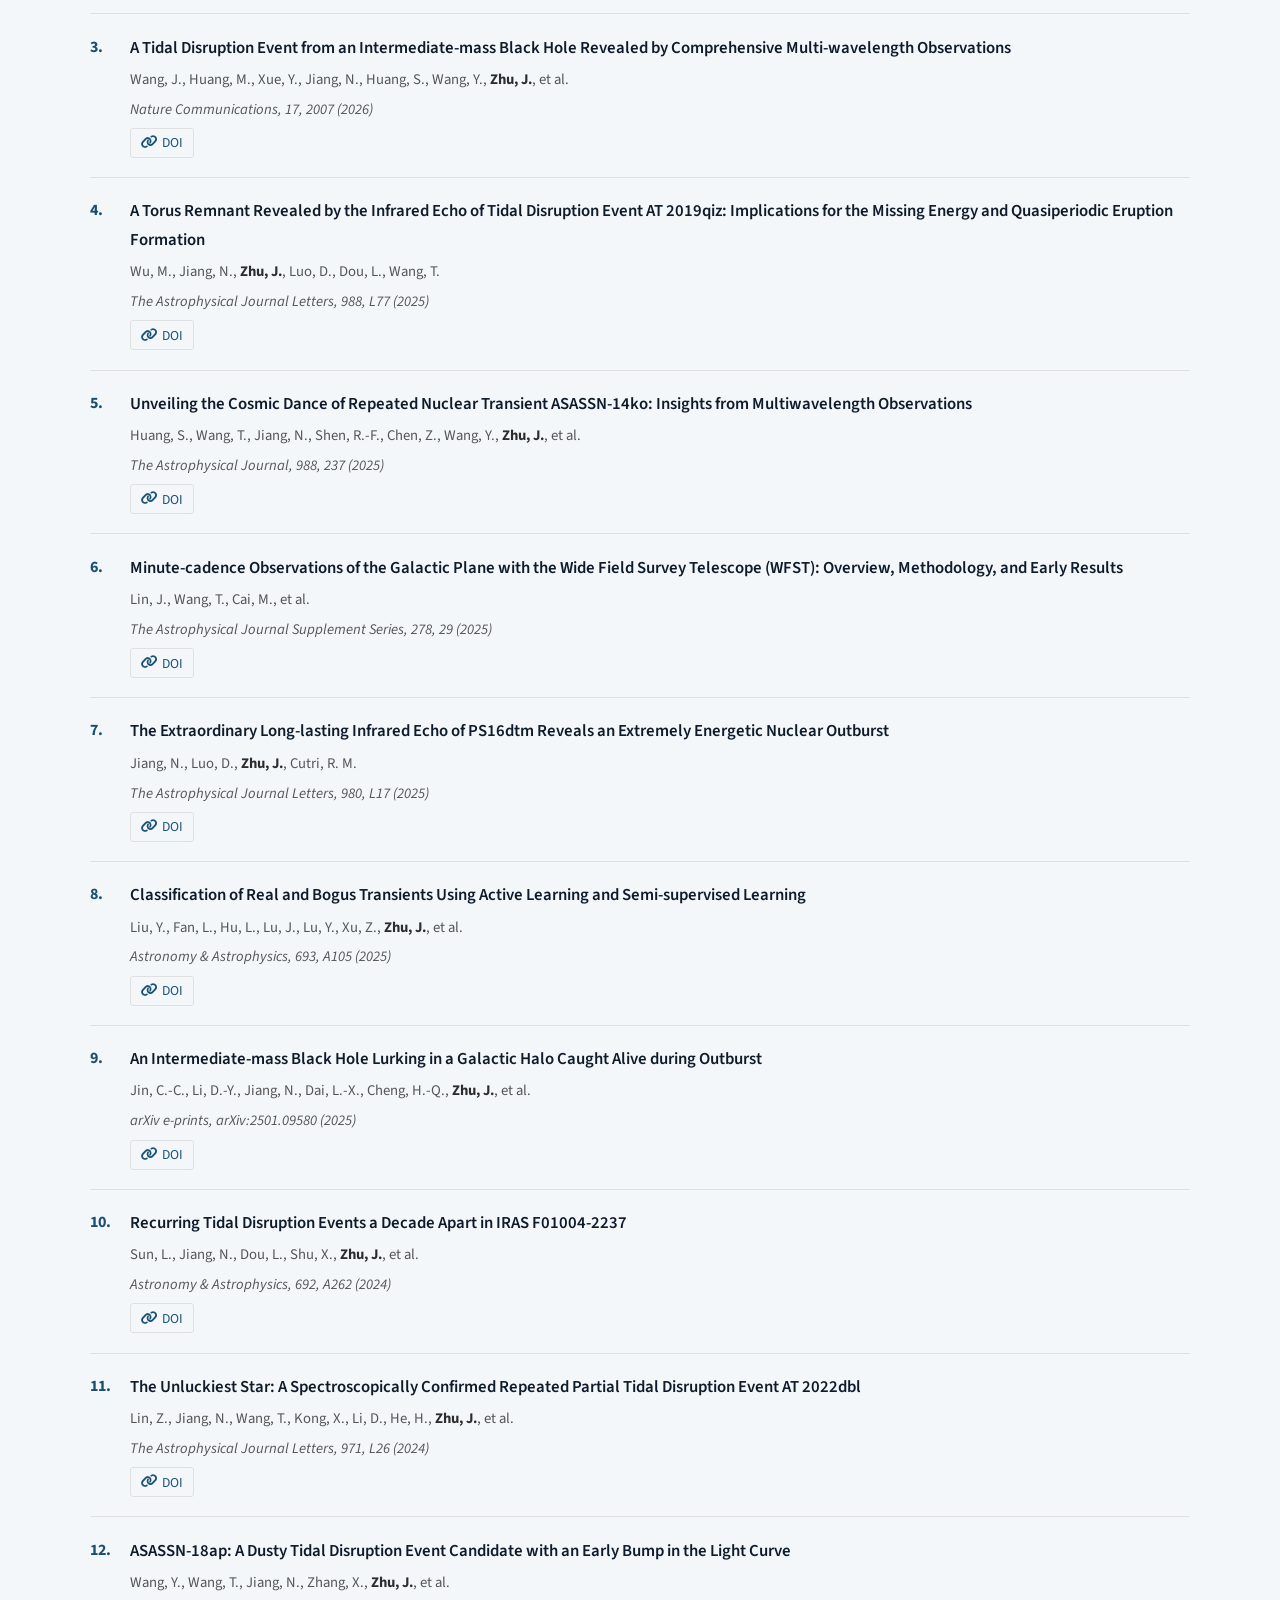
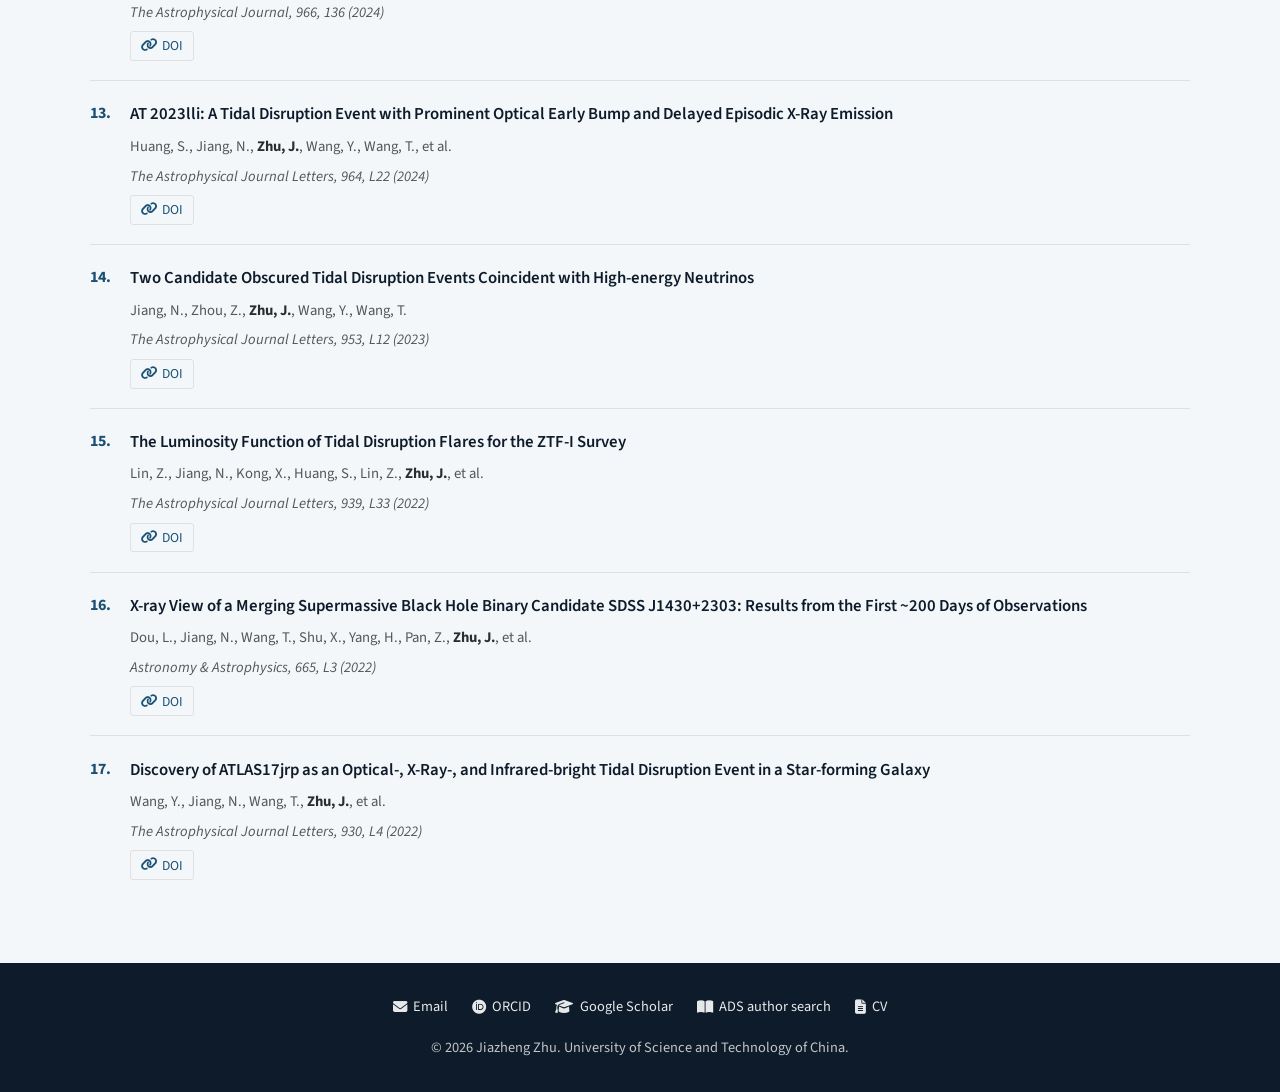
<file: publications.html>
<!DOCTYPE html>
<html lang="en">
<head>
  <meta charset="UTF-8">
  <meta name="viewport" content="width=device-width, initial-scale=1.0">
  <title>Publications | Jiazheng Zhu | Time-Domain Astrophysics</title>
  <meta name="description" content="Publications by Jiazheng Zhu (朱家正), an astrophysics Ph.D. candidate at USTC, on tidal disruption events, optical transients, and supernovae.">
  <meta name="author" content="Jiazheng Zhu (朱家正)">
  <meta property="og:type" content="website">
  <meta property="og:site_name" content="Jiazheng Zhu">
  <meta property="og:title" content="Publications | Jiazheng Zhu | Time-Domain Astrophysics">
  <meta property="og:description" content="Publications by Jiazheng Zhu (朱家正), an astrophysics Ph.D. candidate at USTC, on tidal disruption events, optical transients, and supernovae.">
  <meta name="twitter:card" content="summary">
  <meta name="twitter:title" content="Publications | Jiazheng Zhu | Time-Domain Astrophysics">
  <meta name="twitter:description" content="Publications by Jiazheng Zhu (朱家正), an astrophysics Ph.D. candidate at USTC, on tidal disruption events, optical transients, and supernovae.">
  <link rel="stylesheet" href="style.css">
  <link rel="stylesheet" href="https://cdnjs.cloudflare.com/ajax/libs/font-awesome/6.5.1/css/all.min.css">
</head>
<body>

  <!-- Navigation -->
  <nav class="navbar">
    <div class="navbar-inner">
      <a href="index.html" class="navbar-brand">Jiazheng Zhu</a>
      <button class="menu-toggle" aria-label="Toggle menu">
        <i class="fas fa-bars"></i>
      </button>
      <ul class="navbar-links">
        <li><a href="index.html">Home</a></li>
        <li><a href="publications.html" class="active">Publications</a></li>
        <li><a href="projects.html">Research</a></li>
        <li><a href="cv.html">CV</a></li>
      </ul>
    </div>
  </nav>

  <!-- Page Header -->
  <header class="page-header">
    <h1>Publications</h1>
    <p>Refereed journal articles in astronomy &mdash; 4 first-author &amp; 18 co-authored</p>
  </header>

  <!-- First-Author Publications -->
  <section class="section">
    <div class="container">
      <h2 class="section-title">First-Author Publications</h2>
      <ol class="pub-list">

        <li class="pub-item fade-in">
          <div class="pub-title">Discovery of a Featureless Tidal Disruption Event at z ~ 1 with the Wide Field Survey Telescope</div>
          <div class="pub-authors"><span class="highlight">Zhu, J.</span>, Xu, Z., Jiang, N., et al.</div>
          <div class="pub-journal">The Astrophysical Journal Letters, 1004, L10 (2026)</div>
          <div class="pub-links">
            <a href="https://doi.org/10.3847/2041-8213/ae710d" target="_blank"><i class="fas fa-link"></i> DOI</a>
          </div>
        </li>

        <li class="pub-item fade-in">
          <div class="pub-title">Ultraviolet Spectral Evidence for Ansky as a Slowly Evolving Featureless Tidal Disruption Event with Quasiperiodic Eruptions</div>
          <div class="pub-authors"><span class="highlight">Zhu, J.</span>, Jiang, N., Wang, Y., et al.</div>
          <div class="pub-journal">The Astrophysical Journal Letters, 994, L16 (2025)</div>
          <div class="pub-links">
            <a href="https://doi.org/10.3847/2041-8213/ae19ea" target="_blank"><i class="fas fa-link"></i> DOI</a>
          </div>
        </li>

        <li class="pub-item fade-in">
          <div class="pub-title">AT 2023clx: The Faintest and Closest Optical Tidal Disruption Event Discovered in Nearby Star-forming Galaxy NGC 3799</div>
          <div class="pub-authors"><span class="highlight">Zhu, J.</span>, Jiang, N., Wang, T., et al.</div>
          <div class="pub-journal">The Astrophysical Journal Letters, 952, L35 (2023)</div>
          <div class="pub-links">
            <a href="https://doi.org/10.3847/2041-8213/ace625" target="_blank"><i class="fas fa-link"></i> DOI</a>
          </div>
        </li>

        <li class="pub-item fade-in">
          <div class="pub-title">SN 2017egm: A Helium-rich Superluminous Supernova with Multiple Bumps in the Light Curves</div>
          <div class="pub-authors"><span class="highlight">Zhu, J.</span>, Jiang, N., Dong, S., et al.</div>
          <div class="pub-journal">The Astrophysical Journal, 949, 23 (2023)</div>
          <div class="pub-links">
            <a href="https://doi.org/10.3847/1538-4357/acc2c3" target="_blank"><i class="fas fa-link"></i> DOI</a>
          </div>
        </li>

      </ol>
    </div>
  </section>

  <!-- Co-Author Publications -->
  <section class="section section-alt">
    <div class="container">
      <h2 class="section-title">Selected Co-Author Publications</h2>
      <ol class="pub-list">

        <li class="pub-item fade-in">
          <div class="pub-title">An Obscured Tidal Disruption Event Uncovered by Its Mid- and Near-Infrared Dust Echo in a Star-forming Galaxy</div>
          <div class="pub-authors">Liu, H., Sun, L., Jiang, N., Shu, X., Wang, Y., Wang, T., Cutri, R. M., Dou, L., Zhang, F., <span class="highlight">Zhu, J.</span>, et al.</div>
          <div class="pub-journal">The Astrophysical Journal, 1005, 178 (2026)</div>
          <div class="pub-links">
            <a href="https://doi.org/10.3847/1538-4357/ae7362" target="_blank"><i class="fas fa-link"></i> DOI</a>
          </div>
        </li>

        <li class="pub-item fade-in">
          <div class="pub-title">A Fast Powerful X-ray Transient from Possible Tidal Disruption of a White Dwarf</div>
          <div class="pub-authors">Li, D., Zhang, W., Yang, J., Chen, J.-H., Yuan, W., Cheng, H., Xu, F., Shu, X., Shen, R.-F., Jiang, N., <span class="highlight">Zhu, J.</span>, et al.</div>
          <div class="pub-journal">Science Bulletin, 71, 538&ndash;546 (2026)</div>
          <div class="pub-links">
            <a href="https://doi.org/10.1016/j.scib.2025.12.050" target="_blank"><i class="fas fa-link"></i> DOI</a>
          </div>
        </li>

        <li class="pub-item fade-in">
          <div class="pub-title">A Tidal Disruption Event from an Intermediate-mass Black Hole Revealed by Comprehensive Multi-wavelength Observations</div>
          <div class="pub-authors">Wang, J., Huang, M., Xue, Y., Jiang, N., Huang, S., Wang, Y., <span class="highlight">Zhu, J.</span>, et al.</div>
          <div class="pub-journal">Nature Communications, 17, 2007 (2026)</div>
          <div class="pub-links">
            <a href="https://doi.org/10.1038/s41467-026-68670-3" target="_blank"><i class="fas fa-link"></i> DOI</a>
          </div>
        </li>

        <li class="pub-item fade-in">
          <div class="pub-title">A Torus Remnant Revealed by the Infrared Echo of Tidal Disruption Event AT 2019qiz: Implications for the Missing Energy and Quasiperiodic Eruption Formation</div>
          <div class="pub-authors">Wu, M., Jiang, N., <span class="highlight">Zhu, J.</span>, Luo, D., Dou, L., Wang, T.</div>
          <div class="pub-journal">The Astrophysical Journal Letters, 988, L77 (2025)</div>
          <div class="pub-links">
            <a href="https://doi.org/10.3847/2041-8213/adf229" target="_blank"><i class="fas fa-link"></i> DOI</a>
          </div>
        </li>

        <li class="pub-item fade-in">
          <div class="pub-title">Unveiling the Cosmic Dance of Repeated Nuclear Transient ASASSN-14ko: Insights from Multiwavelength Observations</div>
          <div class="pub-authors">Huang, S., Wang, T., Jiang, N., Shen, R.-F., Chen, Z., Wang, Y., <span class="highlight">Zhu, J.</span>, et al.</div>
          <div class="pub-journal">The Astrophysical Journal, 988, 237 (2025)</div>
          <div class="pub-links">
            <a href="https://doi.org/10.3847/1538-4357/ade795" target="_blank"><i class="fas fa-link"></i> DOI</a>
          </div>
        </li>

        <li class="pub-item fade-in">
          <div class="pub-title">Minute-cadence Observations of the Galactic Plane with the Wide Field Survey Telescope (WFST): Overview, Methodology, and Early Results</div>
          <div class="pub-authors">Lin, J., Wang, T., Cai, M., et al.</div>
          <div class="pub-journal">The Astrophysical Journal Supplement Series, 278, 29 (2025)</div>
          <div class="pub-links">
            <a href="https://doi.org/10.3847/1538-4365/adc0fc" target="_blank"><i class="fas fa-link"></i> DOI</a>
          </div>
        </li>

        <li class="pub-item fade-in">
          <div class="pub-title">The Extraordinary Long-lasting Infrared Echo of PS16dtm Reveals an Extremely Energetic Nuclear Outburst</div>
          <div class="pub-authors">Jiang, N., Luo, D., <span class="highlight">Zhu, J.</span>, Cutri, R. M.</div>
          <div class="pub-journal">The Astrophysical Journal Letters, 980, L17 (2025)</div>
          <div class="pub-links">
            <a href="https://doi.org/10.3847/2041-8213/adaeb9" target="_blank"><i class="fas fa-link"></i> DOI</a>
          </div>
        </li>

        <li class="pub-item fade-in">
          <div class="pub-title">Classification of Real and Bogus Transients Using Active Learning and Semi-supervised Learning</div>
          <div class="pub-authors">Liu, Y., Fan, L., Hu, L., Lu, J., Lu, Y., Xu, Z., <span class="highlight">Zhu, J.</span>, et al.</div>
          <div class="pub-journal">Astronomy &amp; Astrophysics, 693, A105 (2025)</div>
          <div class="pub-links">
            <a href="https://doi.org/10.1051/0004-6361/202348581" target="_blank"><i class="fas fa-link"></i> DOI</a>
          </div>
        </li>

        <li class="pub-item fade-in">
          <div class="pub-title">An Intermediate-mass Black Hole Lurking in a Galactic Halo Caught Alive during Outburst</div>
          <div class="pub-authors">Jin, C.-C., Li, D.-Y., Jiang, N., Dai, L.-X., Cheng, H.-Q., <span class="highlight">Zhu, J.</span>, et al.</div>
          <div class="pub-journal">arXiv e-prints, arXiv:2501.09580 (2025)</div>
          <div class="pub-links">
            <a href="https://doi.org/10.48550/arXiv.2501.09580" target="_blank"><i class="fas fa-link"></i> DOI</a>
          </div>
        </li>

        <li class="pub-item fade-in">
          <div class="pub-title">Recurring Tidal Disruption Events a Decade Apart in IRAS F01004-2237</div>
          <div class="pub-authors">Sun, L., Jiang, N., Dou, L., Shu, X., <span class="highlight">Zhu, J.</span>, et al.</div>
          <div class="pub-journal">Astronomy &amp; Astrophysics, 692, A262 (2024)</div>
          <div class="pub-links">
            <a href="https://doi.org/10.1051/0004-6361/202452380" target="_blank"><i class="fas fa-link"></i> DOI</a>
          </div>
        </li>

        <li class="pub-item fade-in">
          <div class="pub-title">The Unluckiest Star: A Spectroscopically Confirmed Repeated Partial Tidal Disruption Event AT 2022dbl</div>
          <div class="pub-authors">Lin, Z., Jiang, N., Wang, T., Kong, X., Li, D., He, H., <span class="highlight">Zhu, J.</span>, et al.</div>
          <div class="pub-journal">The Astrophysical Journal Letters, 971, L26 (2024)</div>
          <div class="pub-links">
            <a href="https://doi.org/10.3847/2041-8213/ad638e" target="_blank"><i class="fas fa-link"></i> DOI</a>
          </div>
        </li>

        <li class="pub-item fade-in">
          <div class="pub-title">ASASSN-18ap: A Dusty Tidal Disruption Event Candidate with an Early Bump in the Light Curve</div>
          <div class="pub-authors">Wang, Y., Wang, T., Jiang, N., Zhang, X., <span class="highlight">Zhu, J.</span>, et al.</div>
          <div class="pub-journal">The Astrophysical Journal, 966, 136 (2024)</div>
          <div class="pub-links">
            <a href="https://doi.org/10.3847/1538-4357/ad2ae4" target="_blank"><i class="fas fa-link"></i> DOI</a>
          </div>
        </li>

        <li class="pub-item fade-in">
          <div class="pub-title">AT 2023lli: A Tidal Disruption Event with Prominent Optical Early Bump and Delayed Episodic X-Ray Emission</div>
          <div class="pub-authors">Huang, S., Jiang, N., <span class="highlight">Zhu, J.</span>, Wang, Y., Wang, T., et al.</div>
          <div class="pub-journal">The Astrophysical Journal Letters, 964, L22 (2024)</div>
          <div class="pub-links">
            <a href="https://doi.org/10.3847/2041-8213/ad319f" target="_blank"><i class="fas fa-link"></i> DOI</a>
          </div>
        </li>

        <li class="pub-item fade-in">
          <div class="pub-title">Two Candidate Obscured Tidal Disruption Events Coincident with High-energy Neutrinos</div>
          <div class="pub-authors">Jiang, N., Zhou, Z., <span class="highlight">Zhu, J.</span>, Wang, Y., Wang, T.</div>
          <div class="pub-journal">The Astrophysical Journal Letters, 953, L12 (2023)</div>
          <div class="pub-links">
            <a href="https://doi.org/10.3847/2041-8213/acebe3" target="_blank"><i class="fas fa-link"></i> DOI</a>
          </div>
        </li>

        <li class="pub-item fade-in">
          <div class="pub-title">The Luminosity Function of Tidal Disruption Flares for the ZTF-I Survey</div>
          <div class="pub-authors">Lin, Z., Jiang, N., Kong, X., Huang, S., Lin, Z., <span class="highlight">Zhu, J.</span>, et al.</div>
          <div class="pub-journal">The Astrophysical Journal Letters, 939, L33 (2022)</div>
          <div class="pub-links">
            <a href="https://doi.org/10.3847/2041-8213/ac9c63" target="_blank"><i class="fas fa-link"></i> DOI</a>
          </div>
        </li>

        <li class="pub-item fade-in">
          <div class="pub-title">X-ray View of a Merging Supermassive Black Hole Binary Candidate SDSS J1430+2303: Results from the First ~200 Days of Observations</div>
          <div class="pub-authors">Dou, L., Jiang, N., Wang, T., Shu, X., Yang, H., Pan, Z., <span class="highlight">Zhu, J.</span>, et al.</div>
          <div class="pub-journal">Astronomy &amp; Astrophysics, 665, L3 (2022)</div>
          <div class="pub-links">
            <a href="https://doi.org/10.1051/0004-6361/202244450" target="_blank"><i class="fas fa-link"></i> DOI</a>
          </div>
        </li>

        <li class="pub-item fade-in">
          <div class="pub-title">Discovery of ATLAS17jrp as an Optical-, X-Ray-, and Infrared-bright Tidal Disruption Event in a Star-forming Galaxy</div>
          <div class="pub-authors">Wang, Y., Jiang, N., Wang, T., <span class="highlight">Zhu, J.</span>, et al.</div>
          <div class="pub-journal">The Astrophysical Journal Letters, 930, L4 (2022)</div>
          <div class="pub-links">
            <a href="https://doi.org/10.3847/2041-8213/ac6670" target="_blank"><i class="fas fa-link"></i> DOI</a>
          </div>
        </li>

      </ol>
    </div>
  </section>

  <!-- Footer -->
  <footer class="footer">
    <ul class="footer-links">
      <li><a href="mailto:jiazheng@mail.ustc.edu.cn"><i class="fas fa-envelope"></i> Email</a></li>
      <li><a href="https://orcid.org/0000-0003-3824-9496" target="_blank" rel="me noopener noreferrer"><i class="fab fa-orcid"></i> ORCID</a></li>
      <li><a href="https://scholar.google.com/citations?hl=en&amp;user=DTJqAWMAAAAJ" rel="me"><i class="fas fa-graduation-cap" aria-hidden="true"></i> Google Scholar</a></li>
      <li><a href="https://ui.adsabs.harvard.edu/search/q=author%3A%22Zhu%2C%20Jiazheng%22" target="_blank" rel="noopener noreferrer"><i class="fas fa-book-open"></i> ADS author search</a></li>
      <li><a href="CV_jiazheng.pdf" target="_blank"><i class="fas fa-file-alt"></i> CV</a></li>
    </ul>
    <p>&copy; 2026 Jiazheng Zhu. University of Science and Technology of China.</p>
  </footer>

  <!-- Visible email contact also works when no mail application is configured. -->
  <dialog class="email-dialog" id="email-dialog" aria-labelledby="email-dialog-title">
    <form method="dialog" class="email-dialog-header">
      <h2 id="email-dialog-title">Contact Jiazheng Zhu</h2>
      <button class="email-dialog-close" aria-label="Close email contact">&times;</button>
    </form>
    <p>Email address</p>
    <p class="email-address">jiazheng@mail.ustc.edu.cn</p>
    <div class="email-dialog-actions">
      <button type="button" class="email-copy">Copy email address</button>
      <a href="mailto:jiazheng@mail.ustc.edu.cn" data-email-compose>Open email app</a>
    </div>
    <p class="email-copy-status" role="status" aria-live="polite"></p>
    <p class="email-dialog-note">You can also paste this address into your webmail. Opening an email app requires a configured mail application.</p>
  </dialog>

  <script src="main.js"></script>
</body>
</html>
</file>
<file: style.css>
/* ===== Google Fonts ===== */
@import url('https://fonts.googleapis.com/css2?family=Source+Sans+3:ital,wght@0,300;0,400;0,600;0,700;1,400&family=Playfair+Display:wght@700&display=swap');

/* ===== CSS Variables ===== */
:root {
  --color-primary: #0d1b2a;
  --color-primary-light: #16213e;
  --color-accent: #1b4f72;
  --color-text: #2c2c2c;
  --color-text-light: #555;
  --color-bg: #ffffff;
  --color-bg-alt: #f4f7fa;
  --color-border: #e0e0e0;
  --color-link: #1a5276;
  --color-link-hover: #0f3460;
  --font-body: 'Source Sans 3', 'Segoe UI', sans-serif;
  --font-heading: 'Playfair Display', Georgia, serif;
  --max-width: 1100px;
  --nav-height: 60px;
}

/* ===== Reset ===== */
*, *::before, *::after {
  margin: 0;
  padding: 0;
  box-sizing: border-box;
}

html {
  scroll-behavior: smooth;
  scroll-padding-top: var(--nav-height);
}

body {
  font-family: var(--font-body);
  color: var(--color-text);
  background: var(--color-bg);
  line-height: 1.7;
  font-size: 16px;
}

a {
  color: var(--color-link);
  text-decoration: none;
  transition: color 0.2s;
}

a:hover {
  color: var(--color-link-hover);
  text-decoration: underline;
}

img {
  max-width: 100%;
  height: auto;
}

/* ===== Navigation ===== */
.navbar {
  position: fixed;
  top: 0;
  left: 0;
  right: 0;
  height: var(--nav-height);
  background: var(--color-primary);
  z-index: 1000;
  display: flex;
  align-items: center;
  justify-content: center;
  box-shadow: 0 2px 10px rgba(0, 0, 0, 0.15);
}

.navbar-inner {
  width: 100%;
  max-width: var(--max-width);
  display: flex;
  align-items: center;
  justify-content: space-between;
  padding: 0 2rem;
}

.navbar-brand {
  color: #fff;
  font-family: var(--font-heading);
  font-size: 1.3rem;
  font-weight: 700;
  letter-spacing: 0.5px;
}

.navbar-brand:hover {
  color: #ddd;
  text-decoration: none;
}

.navbar-links {
  list-style: none;
  display: flex;
  gap: 2rem;
}

.navbar-links a {
  color: rgba(255, 255, 255, 0.85);
  font-weight: 600;
  font-size: 0.95rem;
  text-transform: uppercase;
  letter-spacing: 1px;
  padding: 0.3rem 0;
  position: relative;
  transition: color 0.2s;
}

.navbar-links a::after {
  content: '';
  position: absolute;
  bottom: -2px;
  left: 0;
  width: 0;
  height: 2px;
  background: #fff;
  transition: width 0.3s;
}

.navbar-links a:hover,
.navbar-links a.active {
  color: #fff;
  text-decoration: none;
}

.navbar-links a:hover::after,
.navbar-links a.active::after {
  width: 100%;
}

.menu-toggle {
  display: none;
  background: none;
  border: none;
  color: #fff;
  font-size: 1.5rem;
  cursor: pointer;
}

/* ===== Hero Section ===== */
.hero {
  position: relative;
  min-height: 88vh;
  display: flex;
  align-items: center;
  justify-content: center;
  margin-top: var(--nav-height);
  background:
    linear-gradient(135deg, #0a0a1a 0%, #0d1b2a 30%, #1b2838 60%, #0a0a1a 100%);
  overflow: hidden;
}

/* Carousel background image layers (cross-faded by JS) */
.hero-slide {
  position: absolute;
  top: 0;
  left: 0;
  width: 100%;
  height: 100%;
  background-size: cover;
  background-position: center;
  background-repeat: no-repeat;
  z-index: 0;
  opacity: 0;
  transition: opacity 1.2s ease;
}

.hero-slide.active {
  opacity: 1;
}

.hero-slide.slide-1 {
  background-image: url('wfst.jpg');
}

.hero-slide.slide-2 {
  background-image: url('wfst2.png');
}

/* Dark overlay above images, below content */
.hero::before {
  content: '';
  position: absolute;
  inset: 0;
  background: linear-gradient(180deg, rgba(8, 15, 26, 0.55) 0%, rgba(8, 15, 26, 0.7) 100%);
  z-index: 1;
}

.hero-content {
  position: relative;
  z-index: 2;
  text-align: center;
  color: #fff;
  padding: 2rem;
  max-width: 820px;
}

.hero-content h1 {
  font-family: var(--font-heading);
  font-size: 3.2rem;
  margin-bottom: 0.5rem;
  letter-spacing: 1px;
}

.hero-content .subtitle {
  font-size: 1.25rem;
  font-weight: 300;
  opacity: 0.92;
  margin-bottom: 0.5rem;
}

.hero-content .affiliation {
  font-size: 1rem;
  opacity: 0.78;
  margin-bottom: 1.5rem;
}

.hero-links {
  display: flex;
  gap: 1.5rem;
  justify-content: center;
  flex-wrap: wrap;
}

.hero-links a {
  color: rgba(255, 255, 255, 0.9);
  font-size: 0.95rem;
  display: flex;
  align-items: center;
  gap: 0.4rem;
  transition: color 0.2s;
}

.hero-links a:hover {
  color: #fff;
  text-decoration: none;
}

.hero-credit {
  position: absolute;
  bottom: 1.2rem;
  left: 0;
  right: 0;
  text-align: center;
  font-size: 0.8rem;
  opacity: 0.6;
  color: #fff;
  z-index: 3;
  letter-spacing: 0.3px;
}

.hero-credit i {
  margin-right: 0.3rem;
}

/* ===== Page Header (for inner pages) ===== */
.page-header {
  margin-top: var(--nav-height);
  background: var(--color-primary);
  color: #fff;
  padding: 3rem 2rem;
  text-align: center;
  background-image:
    linear-gradient(rgba(13, 27, 42, 0.92), rgba(13, 27, 42, 0.92)),
    url('at2025wet.jpg');
  background-size: cover;
  background-position: center;
}

.page-header h1 {
  font-family: var(--font-heading);
  font-size: 2.4rem;
  letter-spacing: 0.5px;
}

.page-header p {
  margin-top: 0.5rem;
  opacity: 0.8;
  font-weight: 300;
}

/* ===== Sections ===== */
.section {
  padding: 4rem 2rem;
}

.section-alt {
  background: var(--color-bg-alt);
}

.container {
  max-width: var(--max-width);
  margin: 0 auto;
}

.section-title {
  font-family: var(--font-heading);
  font-size: 1.8rem;
  color: var(--color-primary);
  margin-bottom: 2rem;
  padding-bottom: 0.5rem;
  border-bottom: 3px solid var(--color-primary);
  display: inline-block;
}

/* ===== Bio Section ===== */
.bio {
  display: flex;
  gap: 3rem;
  align-items: flex-start;
}

.bio-photo {
  flex-shrink: 0;
}

.bio-photo img {
  width: 210px;
  height: 210px;
  border-radius: 50%;
  object-fit: cover;
  border: 4px solid var(--color-border);
  box-shadow: 0 4px 15px rgba(0, 0, 0, 0.1);
}

.bio-text h2 {
  font-family: var(--font-heading);
  font-size: 1.6rem;
  color: var(--color-primary);
  margin-bottom: 0.5rem;
}

.bio-text .bio-position {
  color: var(--color-text-light);
  font-size: 1.05rem;
  margin-bottom: 1rem;
}

.bio-text p {
  margin-bottom: 1rem;
  color: var(--color-text);
}

.bio-contact {
  list-style: none;
  display: flex;
  flex-wrap: wrap;
  gap: 1rem;
  margin-top: 1rem;
}

.bio-contact li {
  display: flex;
  align-items: center;
  gap: 0.4rem;
  font-size: 0.9rem;
  color: var(--color-text-light);
}

.bio-contact li a {
  font-size: 0.9rem;
}

/* ===== News Section ===== */
.news-list {
  list-style: none;
}

.news-list li {
  padding: 1rem 0;
  border-bottom: 1px solid var(--color-border);
  display: flex;
  gap: 1.5rem;
  align-items: baseline;
}

.news-list li:last-child {
  border-bottom: none;
}

.news-date {
  font-weight: 700;
  color: var(--color-accent);
  white-space: nowrap;
  min-width: 100px;
  font-size: 0.9rem;
}

.news-text {
  color: var(--color-text);
}

.news-text strong {
  font-weight: 700;
  color: var(--color-primary);
}

.news-text .highlight {
  font-weight: 700;
  color: var(--color-primary);
}

/* ===== Publications ===== */
.pub-list {
  list-style: none;
  counter-reset: pub-counter;
}

.pub-item {
  padding: 1.2rem 0;
  border-bottom: 1px solid var(--color-border);
  counter-increment: pub-counter;
  position: relative;
  padding-left: 2.5rem;
}

.pub-item:last-child {
  border-bottom: none;
}

.pub-item::before {
  content: counter(pub-counter) ".";
  position: absolute;
  left: 0;
  top: 1.2rem;
  font-weight: 700;
  color: var(--color-accent);
}

.pub-title {
  font-weight: 600;
  color: var(--color-primary);
  font-size: 1.05rem;
  margin-bottom: 0.3rem;
}

.pub-authors {
  font-size: 0.92rem;
  color: var(--color-text-light);
  margin-bottom: 0.3rem;
}

.pub-authors .highlight {
  font-weight: 700;
  color: var(--color-text);
}

.pub-journal {
  font-style: italic;
  font-size: 0.92rem;
  color: var(--color-text-light);
  margin-bottom: 0.4rem;
}

.pub-links {
  display: flex;
  gap: 1rem;
  font-size: 0.85rem;
  flex-wrap: wrap;
}

.pub-links a {
  display: inline-flex;
  align-items: center;
  gap: 0.3rem;
  padding: 0.15rem 0.6rem;
  border: 1px solid var(--color-border);
  border-radius: 3px;
  color: var(--color-link);
  transition: all 0.2s;
}

.pub-links a:hover {
  background: var(--color-primary);
  color: #fff;
  border-color: var(--color-primary);
  text-decoration: none;
}

/* ===== Projects ===== */
.project-card {
  background: var(--color-bg);
  border: 1px solid var(--color-border);
  border-radius: 6px;
  padding: 2rem;
  margin-bottom: 2rem;
  box-shadow: 0 2px 8px rgba(0, 0, 0, 0.04);
  transition: box-shadow 0.3s;
}

.project-card:hover {
  box-shadow: 0 4px 16px rgba(0, 0, 0, 0.08);
}

.project-card h3 {
  font-family: var(--font-heading);
  font-size: 1.3rem;
  color: var(--color-primary);
  margin-bottom: 1rem;
}

.project-card ul {
  padding-left: 1.2rem;
  color: var(--color-text);
}

.project-card ul li {
  margin-bottom: 0.5rem;
}

/* ===== CV ===== */
.cv-section {
  margin-bottom: 3rem;
}

.cv-section h2 {
  font-family: var(--font-heading);
  font-size: 1.5rem;
  color: var(--color-primary);
  margin-bottom: 1.5rem;
  padding-bottom: 0.4rem;
  border-bottom: 2px solid var(--color-border);
}

.cv-entry {
  margin-bottom: 1.5rem;
  padding-left: 1rem;
  border-left: 3px solid var(--color-accent);
}

.cv-entry h3 {
  font-size: 1.05rem;
  color: var(--color-primary);
  margin-bottom: 0.2rem;
}

.cv-entry .cv-meta {
  font-size: 0.9rem;
  color: var(--color-text-light);
  margin-bottom: 0.3rem;
}

.cv-entry p {
  font-size: 0.95rem;
}

.cv-list {
  list-style: disc;
  padding-left: 1.5rem;
  margin-top: 0.5rem;
}

.cv-list li {
  margin-bottom: 0.4rem;
  font-size: 0.95rem;
}

.cv-tags {
  display: flex;
  flex-wrap: wrap;
  gap: 0.5rem;
  margin-top: 0.5rem;
}

.cv-tag {
  display: inline-block;
  background: var(--color-bg-alt);
  border: 1px solid var(--color-border);
  padding: 0.2rem 0.7rem;
  border-radius: 3px;
  font-size: 0.85rem;
  color: var(--color-text-light);
}

/* ===== Footer ===== */
.footer {
  background: var(--color-primary);
  color: rgba(255, 255, 255, 0.75);
  text-align: center;
  padding: 2rem;
  font-size: 0.9rem;
}

.footer a {
  color: rgba(255, 255, 255, 0.9);
}

.footer a:hover {
  color: #fff;
}

.footer-links {
  display: flex;
  justify-content: center;
  gap: 1.5rem;
  margin-bottom: 1rem;
  list-style: none;
  flex-wrap: wrap;
}

.footer-links a {
  display: flex;
  align-items: center;
  gap: 0.4rem;
}

/* ===== Animations ===== */
.fade-in {
  opacity: 0;
  transform: translateY(20px);
  transition: opacity 0.6s ease, transform 0.6s ease;
}

.fade-in.visible {
  opacity: 1;
  transform: translateY(0);
}

/* ===== Responsive ===== */
@media (max-width: 768px) {
  .navbar-links {
    display: none;
    position: absolute;
    top: var(--nav-height);
    left: 0;
    right: 0;
    background: var(--color-primary);
    flex-direction: column;
    padding: 1rem 2rem;
    gap: 0.5rem;
    box-shadow: 0 4px 10px rgba(0, 0, 0, 0.2);
  }

  .navbar-links.open {
    display: flex;
  }

  .navbar-links a {
    padding: 0.5rem 0;
  }

  .menu-toggle {
    display: block;
  }

  .hero-content h1 {
    font-size: 2.2rem;
  }

  /* Keep the photo credit below links when they wrap on small screens. */
  .hero-credit {
    position: static;
    margin-top: 1.5rem;
    line-height: 1.5;
  }

  .bio {
    flex-direction: column;
    align-items: center;
    text-align: center;
  }

  .bio-contact {
    justify-content: center;
  }

  .news-list li {
    flex-direction: column;
    gap: 0.3rem;
  }

  .pub-item {
    padding-left: 2rem;
  }

  .pub-links {
    flex-wrap: wrap;
  }

  .page-header h1 {
    font-size: 1.8rem;
  }
}

@media (max-width: 480px) {
  .hero-content h1 {
    font-size: 1.8rem;
  }

  .section {
    padding: 2.5rem 1rem;
  }

  .bio-photo img {
    width: 150px;
    height: 150px;
  }
}

/* ===== Research / Project Pages ===== */
.project-summary {
  font-size: 0.97rem;
  color: var(--color-text-light);
  margin-bottom: 1.5rem;
  font-style: italic;
}

.project-summary a {
  font-style: normal;
  margin-left: 0.5rem;
  font-size: 0.9rem;
}

.project-body {
  display: flex;
  gap: 2.5rem;
  align-items: flex-start;
}

.project-body-reversed {
  flex-direction: row-reverse;
}

.project-text {
  flex: 1 1 0;
  min-width: 0;
}

.project-text p {
  margin-bottom: 0.9rem;
  color: var(--color-text);
}

.project-results {
  padding-left: 1.2rem;
  margin-top: 0.5rem;
}

.project-results li {
  margin-bottom: 0.6rem;
  color: var(--color-text);
  font-size: 0.97rem;
}

.project-figure {
  flex: 0 0 340px;
  max-width: 340px;
  margin: 0;
}

.project-figure img {
  width: 100%;
  border-radius: 4px;
  border: 1px solid var(--color-border);
  box-shadow: 0 2px 10px rgba(0, 0, 0, 0.07);
  display: block;
}

.project-figure figcaption {
  font-size: 0.82rem;
  color: var(--color-text-light);
  margin-top: 0.5rem;
  line-height: 1.5;
  text-align: center;
}

@media (max-width: 860px) {
  .project-body,
  .project-body-reversed {
    flex-direction: column;
  }

  .project-figure {
    flex: none;
    max-width: 100%;
    width: 100%;
  }
}

/* ===== Email contact dialog ===== */
.email-dialog {
  margin: auto;
  width: min(460px, calc(100% - 2rem));
  padding: 1.5rem;
  border: 1px solid var(--color-border);
  border-radius: 6px;
  color: var(--color-text);
  background: var(--color-bg);
  font-family: var(--font-body);
}
.email-dialog::backdrop { background: rgba(8, 15, 26, 0.65); }
.email-dialog-header { display: flex; align-items: center; justify-content: space-between; gap: 1rem; margin-bottom: 1rem; }
.email-dialog-header h2 { font-family: var(--font-heading); font-size: 1.3rem; }
.email-dialog-close { border: 0; background: transparent; color: inherit; font-size: 1.8rem; cursor: pointer; }
.email-address { font-size: 1.15rem; font-weight: 600; overflow-wrap: anywhere; user-select: all; margin: 0.4rem 0 1.2rem; }
.email-dialog-actions { display: flex; align-items: center; flex-wrap: wrap; gap: 1rem; }
.email-copy { padding: 0.5rem 0.8rem; border: 0; border-radius: 3px; background: var(--color-primary); color: #fff; font: inherit; cursor: pointer; }
.email-copy-status { min-height: 1.7em; margin-top: 0.5rem; }
.email-dialog-note { font-size: 0.9rem; color: var(--color-text-light); }
</file>
